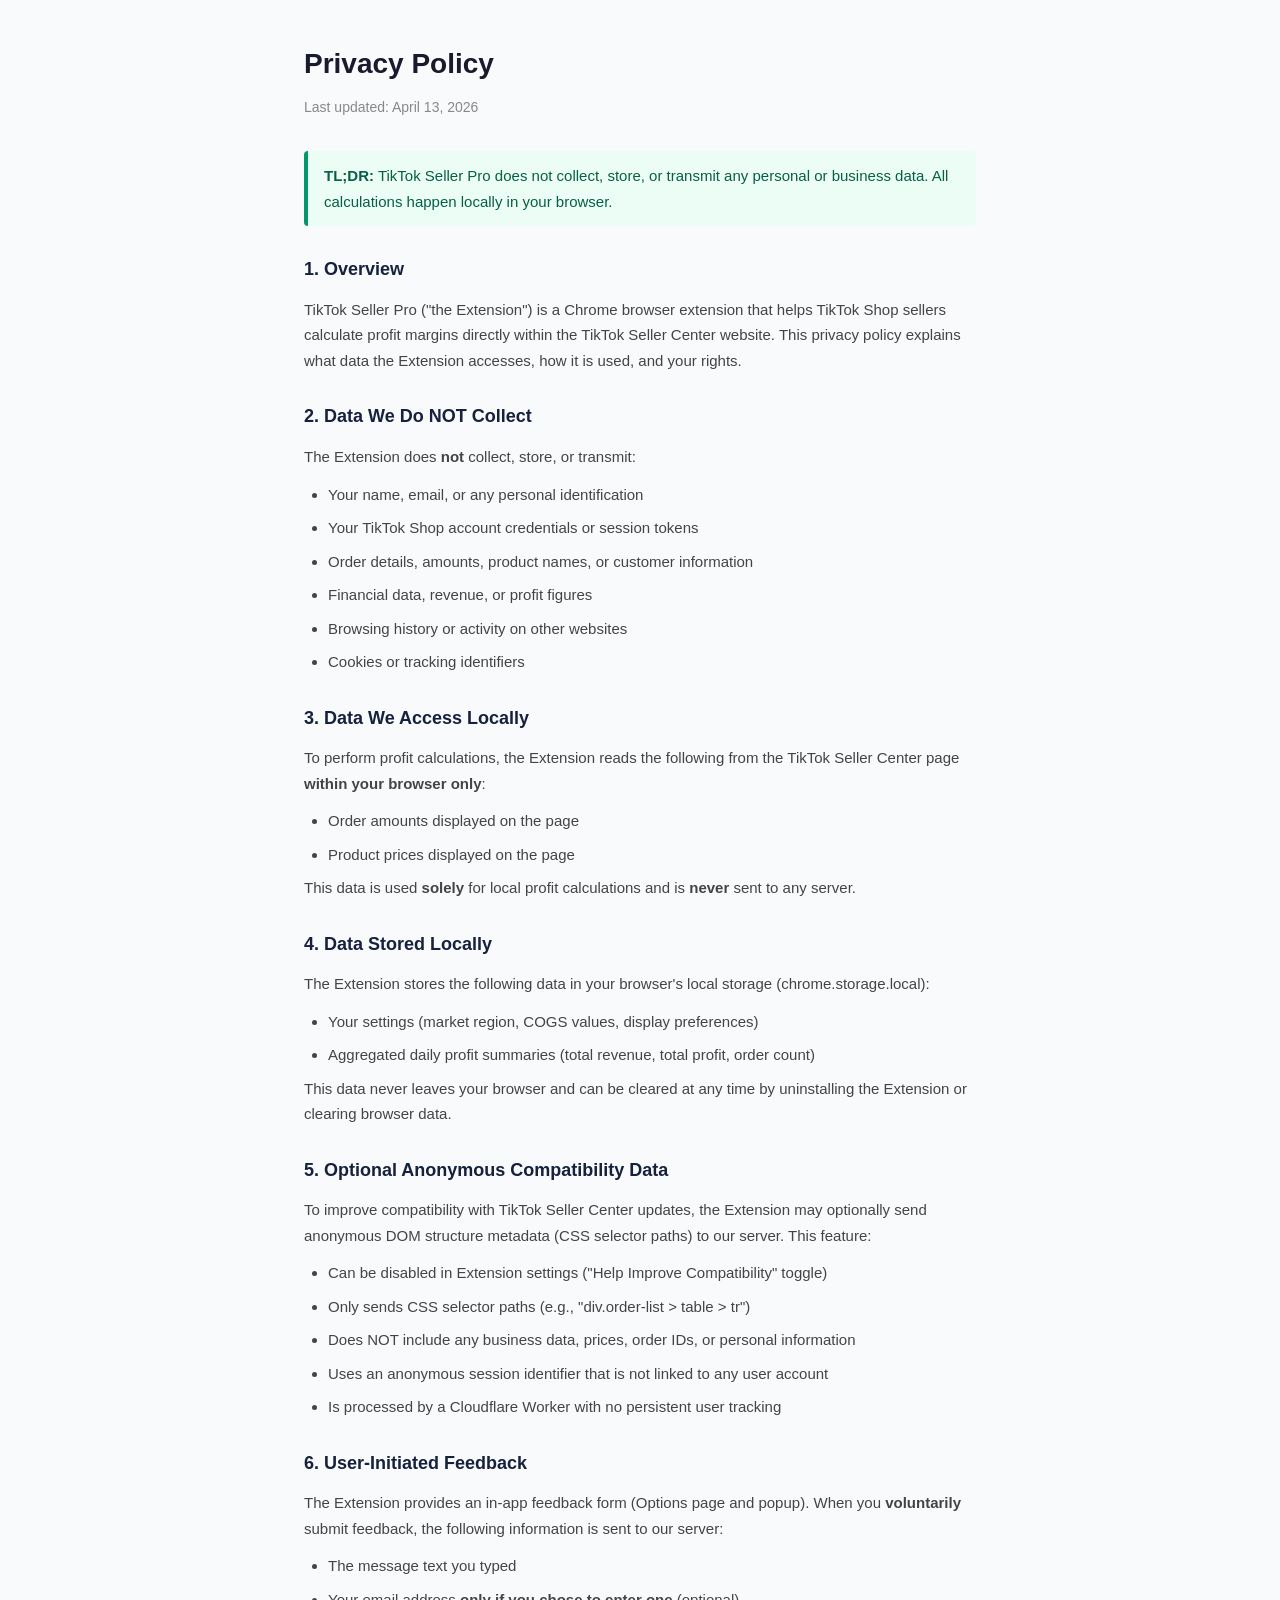
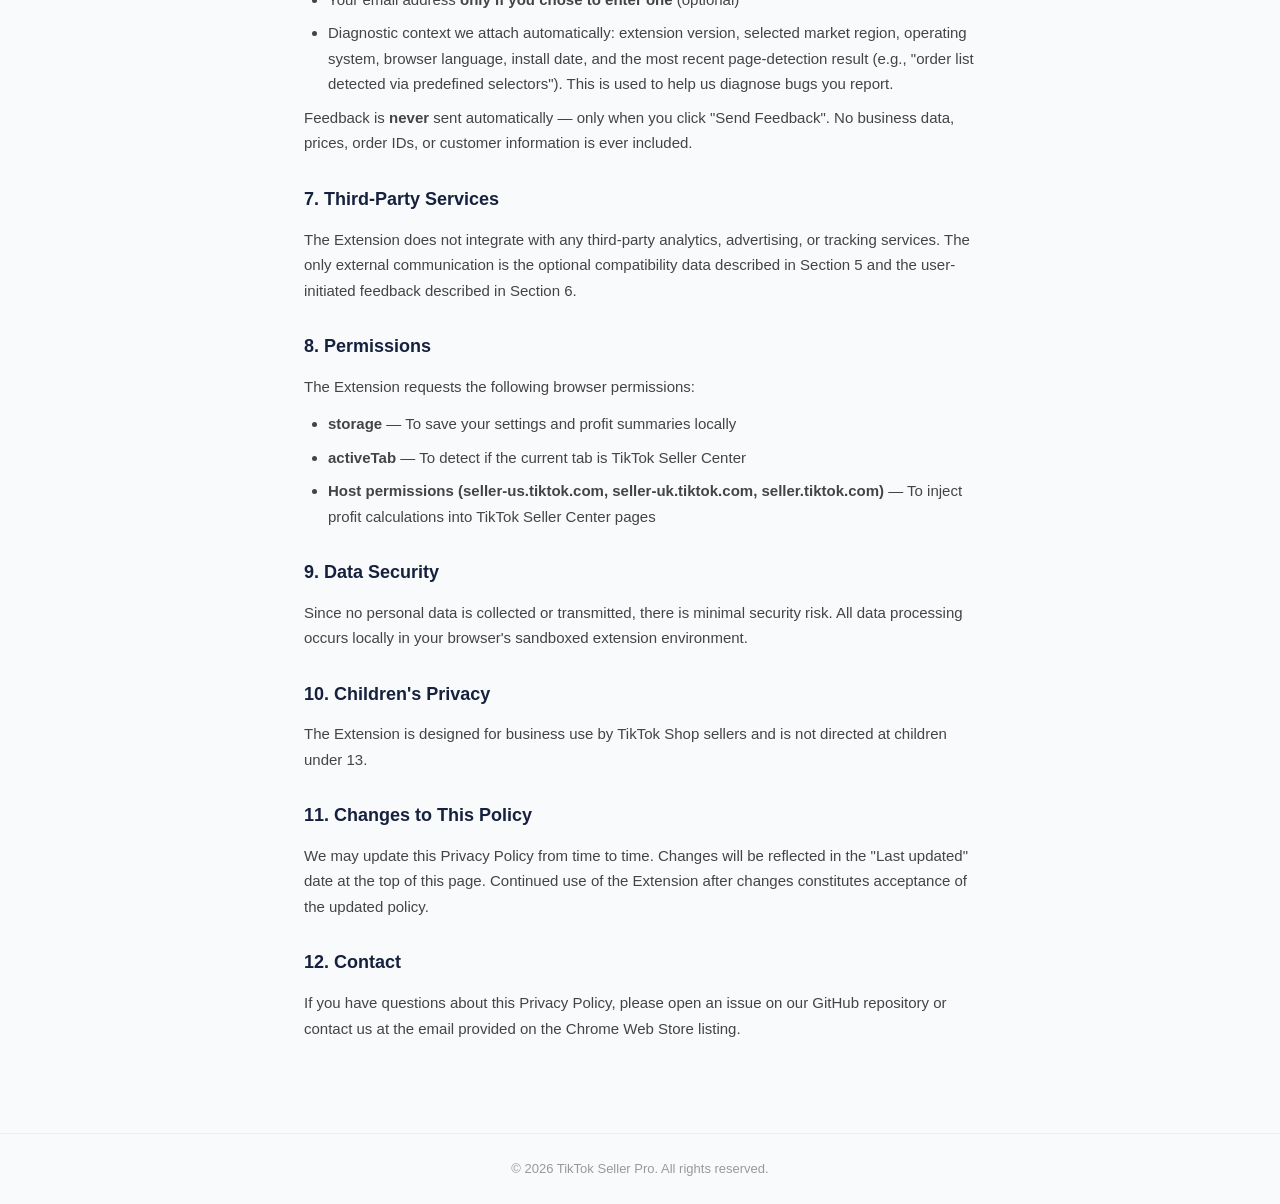
<file: docs/index.html>
<!DOCTYPE html>
<html lang="en">
<head>
  <meta charset="UTF-8">
  <meta name="viewport" content="width=device-width, initial-scale=1.0">
  <title>Privacy Policy - TikTok Seller Pro</title>
  <style>
    * { margin: 0; padding: 0; box-sizing: border-box; }
    body { font-family: -apple-system, BlinkMacSystemFont, 'Segoe UI', Roboto, sans-serif; background: #f9fafb; color: #1a1a2e; line-height: 1.7; }
    .container { max-width: 720px; margin: 0 auto; padding: 40px 24px; }
    h1 { font-size: 28px; margin-bottom: 8px; }
    .updated { font-size: 14px; color: #888; margin-bottom: 32px; }
    h2 { font-size: 18px; margin: 28px 0 12px; color: #16213e; }
    p, li { font-size: 15px; color: #444; margin-bottom: 12px; }
    ul { padding-left: 24px; }
    li { margin-bottom: 8px; }
    .highlight { background: #ecfdf5; border-left: 4px solid #059669; padding: 12px 16px; border-radius: 4px; margin: 16px 0; }
    .highlight p { margin-bottom: 0; color: #065f46; }
    a { color: #059669; }
    footer { text-align: center; padding: 24px; font-size: 13px; color: #999; border-top: 1px solid #eee; margin-top: 40px; }
  </style>
</head>
<body>
  <div class="container">
    <h1>Privacy Policy</h1>
    <p class="updated">Last updated: April 13, 2026</p>

    <div class="highlight">
      <p><strong>TL;DR:</strong> TikTok Seller Pro does not collect, store, or transmit any personal or business data. All calculations happen locally in your browser.</p>
    </div>

    <h2>1. Overview</h2>
    <p>TikTok Seller Pro ("the Extension") is a Chrome browser extension that helps TikTok Shop sellers calculate profit margins directly within the TikTok Seller Center website. This privacy policy explains what data the Extension accesses, how it is used, and your rights.</p>

    <h2>2. Data We Do NOT Collect</h2>
    <p>The Extension does <strong>not</strong> collect, store, or transmit:</p>
    <ul>
      <li>Your name, email, or any personal identification</li>
      <li>Your TikTok Shop account credentials or session tokens</li>
      <li>Order details, amounts, product names, or customer information</li>
      <li>Financial data, revenue, or profit figures</li>
      <li>Browsing history or activity on other websites</li>
      <li>Cookies or tracking identifiers</li>
    </ul>

    <h2>3. Data We Access Locally</h2>
    <p>To perform profit calculations, the Extension reads the following from the TikTok Seller Center page <strong>within your browser only</strong>:</p>
    <ul>
      <li>Order amounts displayed on the page</li>
      <li>Product prices displayed on the page</li>
    </ul>
    <p>This data is used <strong>solely</strong> for local profit calculations and is <strong>never</strong> sent to any server.</p>

    <h2>4. Data Stored Locally</h2>
    <p>The Extension stores the following data in your browser's local storage (chrome.storage.local):</p>
    <ul>
      <li>Your settings (market region, COGS values, display preferences)</li>
      <li>Aggregated daily profit summaries (total revenue, total profit, order count)</li>
    </ul>
    <p>This data never leaves your browser and can be cleared at any time by uninstalling the Extension or clearing browser data.</p>

    <h2>5. Optional Anonymous Compatibility Data</h2>
    <p>To improve compatibility with TikTok Seller Center updates, the Extension may optionally send anonymous DOM structure metadata (CSS selector paths) to our server. This feature:</p>
    <ul>
      <li>Can be disabled in Extension settings ("Help Improve Compatibility" toggle)</li>
      <li>Only sends CSS selector paths (e.g., "div.order-list > table > tr")</li>
      <li>Does NOT include any business data, prices, order IDs, or personal information</li>
      <li>Uses an anonymous session identifier that is not linked to any user account</li>
      <li>Is processed by a Cloudflare Worker with no persistent user tracking</li>
    </ul>

    <h2>6. User-Initiated Feedback</h2>
    <p>The Extension provides an in-app feedback form (Options page and popup). When you <strong>voluntarily</strong> submit feedback, the following information is sent to our server:</p>
    <ul>
      <li>The message text you typed</li>
      <li>Your email address <strong>only if you chose to enter one</strong> (optional)</li>
      <li>Diagnostic context we attach automatically: extension version, selected market region, operating system, browser language, install date, and the most recent page-detection result (e.g., "order list detected via predefined selectors"). This is used to help us diagnose bugs you report.</li>
    </ul>
    <p>Feedback is <strong>never</strong> sent automatically — only when you click "Send Feedback". No business data, prices, order IDs, or customer information is ever included.</p>

    <h2>7. Third-Party Services</h2>
    <p>The Extension does not integrate with any third-party analytics, advertising, or tracking services. The only external communication is the optional compatibility data described in Section 5 and the user-initiated feedback described in Section 6.</p>

    <h2>8. Permissions</h2>
    <p>The Extension requests the following browser permissions:</p>
    <ul>
      <li><strong>storage</strong> — To save your settings and profit summaries locally</li>
      <li><strong>activeTab</strong> — To detect if the current tab is TikTok Seller Center</li>
      <li><strong>Host permissions (seller-us.tiktok.com, seller-uk.tiktok.com, seller.tiktok.com)</strong> — To inject profit calculations into TikTok Seller Center pages</li>
    </ul>

    <h2>9. Data Security</h2>
    <p>Since no personal data is collected or transmitted, there is minimal security risk. All data processing occurs locally in your browser's sandboxed extension environment.</p>

    <h2>10. Children's Privacy</h2>
    <p>The Extension is designed for business use by TikTok Shop sellers and is not directed at children under 13.</p>

    <h2>11. Changes to This Policy</h2>
    <p>We may update this Privacy Policy from time to time. Changes will be reflected in the "Last updated" date at the top of this page. Continued use of the Extension after changes constitutes acceptance of the updated policy.</p>

    <h2>12. Contact</h2>
    <p>If you have questions about this Privacy Policy, please open an issue on our GitHub repository or contact us at the email provided on the Chrome Web Store listing.</p>
  </div>

  <footer>
    &copy; 2026 TikTok Seller Pro. All rights reserved.
  </footer>
</body>
</html>
</file>
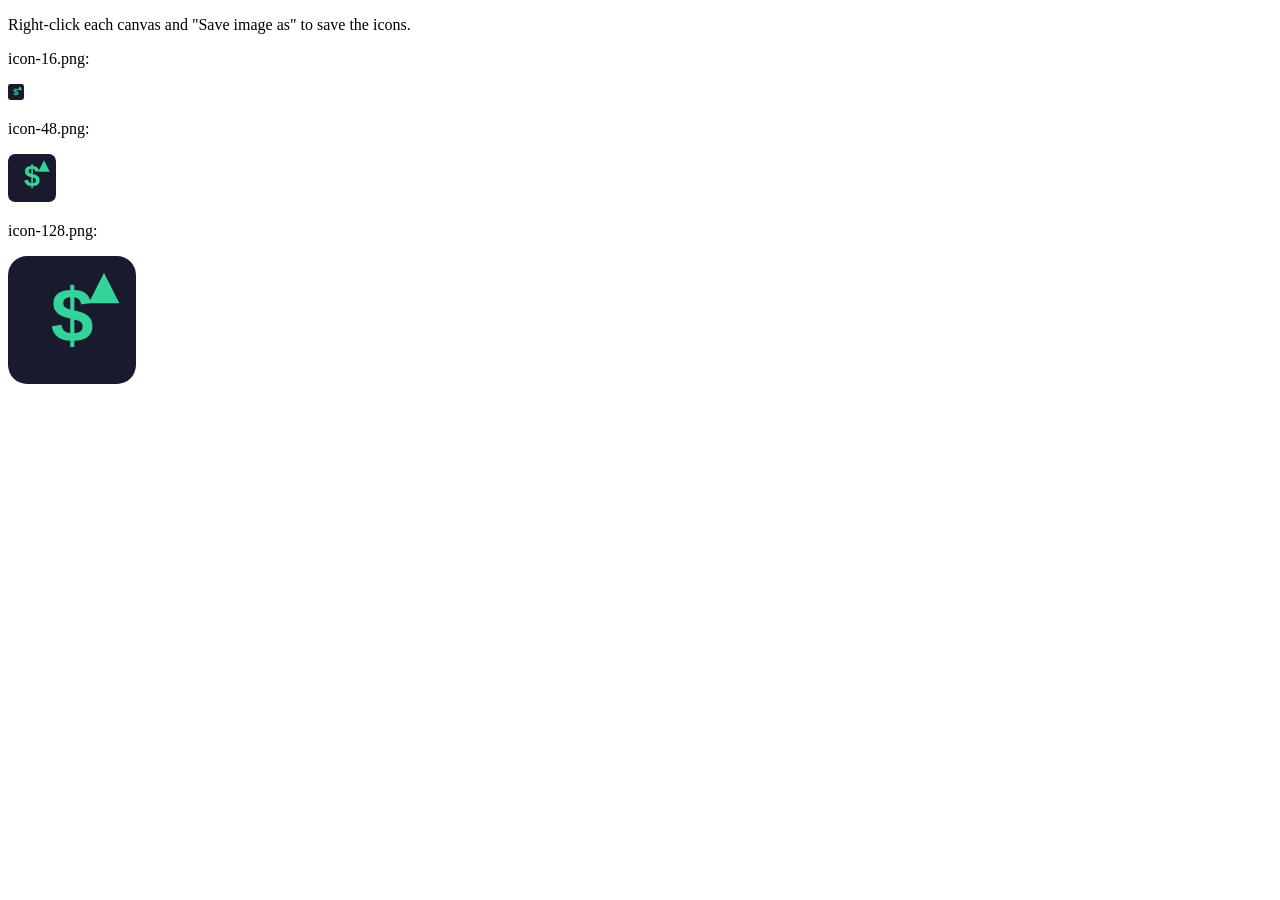
<file: assets/generate-icons.html>
<!DOCTYPE html>
<html>
<head><title>Generate Icons</title></head>
<body>
<p>Right-click each canvas and "Save image as" to save the icons.</p>
<div>
  <p>icon-16.png:</p>
  <canvas id="c16" width="16" height="16"></canvas>
  <p>icon-48.png:</p>
  <canvas id="c48" width="48" height="48"></canvas>
  <p>icon-128.png:</p>
  <canvas id="c128" width="128" height="128"></canvas>
</div>
<script>
function drawIcon(canvasId, size) {
  const c = document.getElementById(canvasId);
  const ctx = c.getContext('2d');

  // Background - dark blue rounded rect
  ctx.fillStyle = '#1a1a2e';
  const r = size * 0.15;
  ctx.beginPath();
  ctx.roundRect(0, 0, size, size, r);
  ctx.fill();

  // Dollar sign
  ctx.fillStyle = '#34d399';
  ctx.font = `bold ${size * 0.6}px Arial`;
  ctx.textAlign = 'center';
  ctx.textBaseline = 'middle';
  ctx.fillText('$', size/2, size/2);

  // Small up arrow
  ctx.fillStyle = '#34d399';
  const ax = size * 0.75;
  const ay = size * 0.25;
  const as = size * 0.12;
  ctx.beginPath();
  ctx.moveTo(ax, ay - as);
  ctx.lineTo(ax + as, ay + as);
  ctx.lineTo(ax - as, ay + as);
  ctx.closePath();
  ctx.fill();
}

drawIcon('c16', 16);
drawIcon('c48', 48);
drawIcon('c128', 128);
</script>
</body>
</html>
</file>
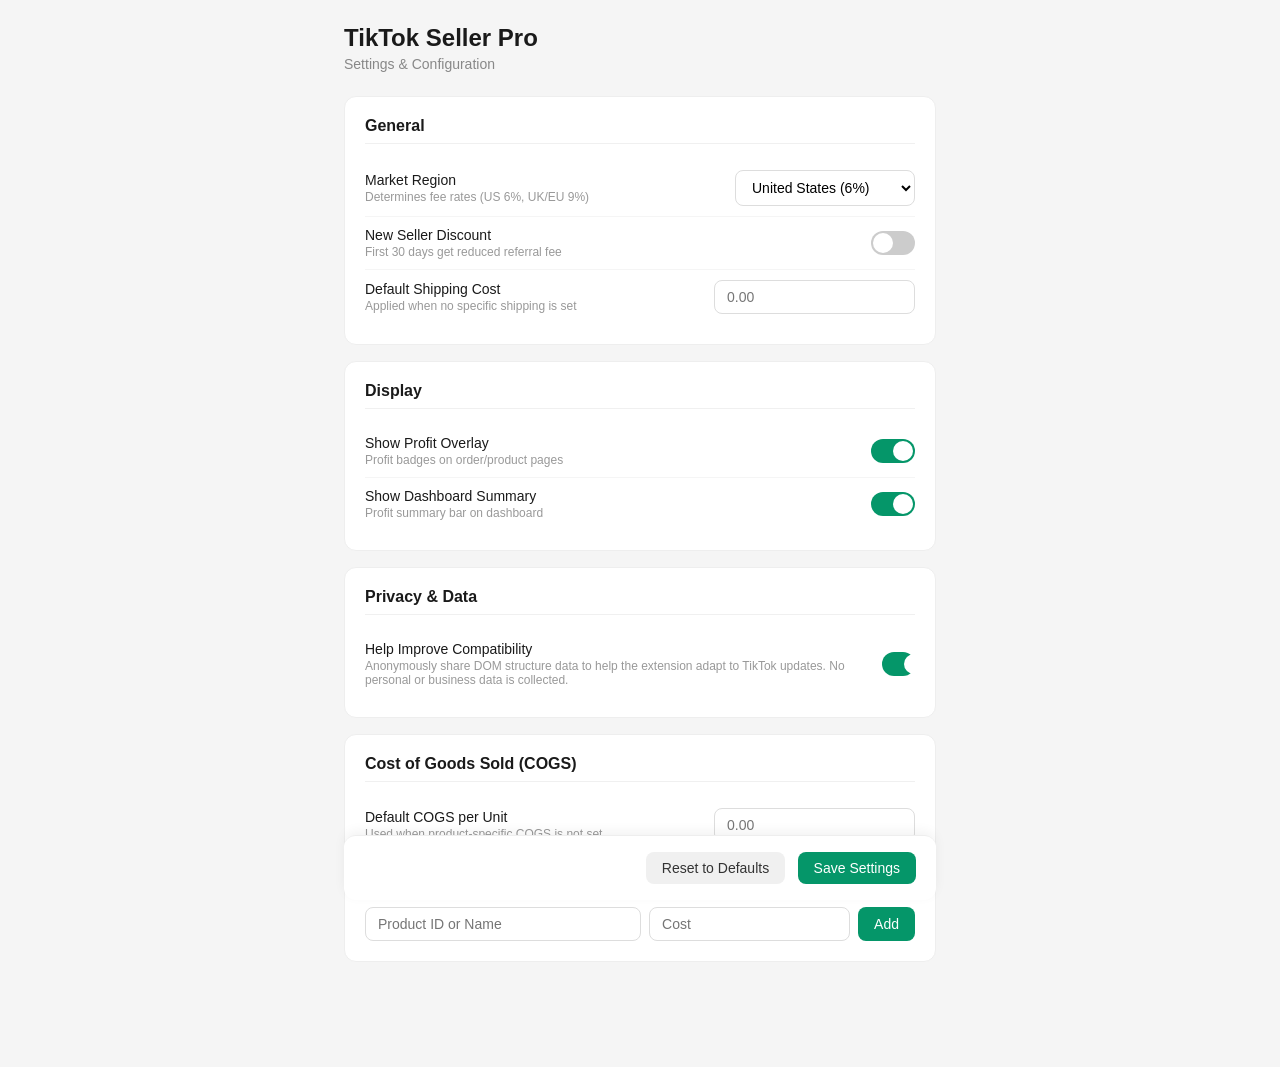
<file: options/options.html>
<!DOCTYPE html>
<html>
<head>
  <meta charset="UTF-8">
  <title>TikTok Seller Pro - Settings</title>
  <style>
    * { margin: 0; padding: 0; box-sizing: border-box; }

    body {
      font-family: -apple-system, BlinkMacSystemFont, 'Segoe UI', Roboto, sans-serif;
      background: #f5f5f5;
      color: #1a1a1a;
      max-width: 640px;
      margin: 0 auto;
      padding: 24px;
    }

    h1 {
      font-size: 24px;
      font-weight: 700;
      margin-bottom: 4px;
    }

    .subtitle {
      font-size: 14px;
      color: #888;
      margin-bottom: 24px;
    }

    .card {
      background: #fff;
      border-radius: 12px;
      padding: 20px;
      margin-bottom: 16px;
      border: 1px solid #eee;
    }

    .card-title {
      font-size: 16px;
      font-weight: 600;
      margin-bottom: 16px;
      padding-bottom: 8px;
      border-bottom: 1px solid #f0f0f0;
    }

    .form-row {
      display: flex;
      justify-content: space-between;
      align-items: center;
      padding: 10px 0;
    }

    .form-row + .form-row {
      border-top: 1px solid #f5f5f5;
    }

    .form-label {
      font-size: 14px;
    }

    .form-hint {
      font-size: 12px;
      color: #999;
      margin-top: 2px;
    }

    select, input[type="number"], input[type="text"] {
      padding: 8px 12px;
      border: 1px solid #ddd;
      border-radius: 8px;
      font-size: 14px;
      background: #fff;
      min-width: 120px;
    }

    input:focus, select:focus {
      outline: none;
      border-color: #059669;
      box-shadow: 0 0 0 3px rgba(5, 150, 105, 0.1);
    }

    .toggle {
      position: relative;
      width: 44px;
      height: 24px;
    }

    .toggle input { opacity: 0; width: 0; height: 0; }

    .toggle-slider {
      position: absolute;
      top: 0; left: 0; right: 0; bottom: 0;
      background: #ccc;
      border-radius: 24px;
      cursor: pointer;
      transition: 0.3s;
    }

    .toggle-slider::before {
      content: '';
      position: absolute;
      width: 20px;
      height: 20px;
      left: 2px;
      bottom: 2px;
      background: #fff;
      border-radius: 50%;
      transition: 0.3s;
    }

    .toggle input:checked + .toggle-slider { background: #059669; }
    .toggle input:checked + .toggle-slider::before { transform: translateX(20px); }

    /* COGS Table */
    .cogs-table {
      width: 100%;
      border-collapse: collapse;
      margin-top: 12px;
    }

    .cogs-table th {
      text-align: left;
      font-size: 12px;
      font-weight: 600;
      color: #888;
      padding: 8px;
      border-bottom: 1px solid #eee;
    }

    .cogs-table td {
      padding: 8px;
      font-size: 14px;
      border-bottom: 1px solid #f5f5f5;
    }

    .cogs-table input {
      width: 80px;
      padding: 4px 8px;
    }

    .cogs-add-row {
      display: flex;
      gap: 8px;
      margin-top: 12px;
    }

    .cogs-add-row input { flex: 1; }

    .btn {
      padding: 8px 16px;
      border-radius: 8px;
      font-size: 14px;
      font-weight: 500;
      cursor: pointer;
      border: none;
      transition: background 0.2s;
    }

    .btn-primary {
      background: #059669;
      color: #fff;
    }

    .btn-primary:hover { background: #047857; }

    .btn-danger {
      background: #fee2e2;
      color: #dc2626;
      font-size: 12px;
      padding: 4px 8px;
    }

    .btn-danger:hover { background: #fecaca; }

    .btn-secondary {
      background: #f0f0f0;
      color: #333;
    }

    .btn-secondary:hover { background: #e5e5e5; }

    .save-bar {
      position: sticky;
      bottom: 0;
      background: #fff;
      padding: 16px 20px;
      border-top: 1px solid #eee;
      border-radius: 12px;
      display: flex;
      justify-content: space-between;
      align-items: center;
      box-shadow: 0 -4px 12px rgba(0,0,0,0.05);
    }

    .save-status {
      font-size: 13px;
      color: #059669;
      opacity: 0;
      transition: opacity 0.3s;
    }

    .save-status.visible { opacity: 1; }
  </style>
</head>
<body>
  <h1>TikTok Seller Pro</h1>
  <p class="subtitle">Settings & Configuration</p>

  <!-- General Settings -->
  <div class="card">
    <div class="card-title">General</div>
    <div class="form-row">
      <div>
        <div class="form-label">Market Region</div>
        <div class="form-hint">Determines fee rates (US 6%, UK/EU 9%)</div>
      </div>
      <select id="region">
        <option value="US">United States (6%)</option>
        <option value="UK">United Kingdom (9%)</option>
        <option value="EU">Europe (9%)</option>
      </select>
    </div>
    <div class="form-row">
      <div>
        <div class="form-label">New Seller Discount</div>
        <div class="form-hint">First 30 days get reduced referral fee</div>
      </div>
      <label class="toggle">
        <input type="checkbox" id="isNewSeller">
        <span class="toggle-slider"></span>
      </label>
    </div>
    <div class="form-row">
      <div>
        <div class="form-label">Default Shipping Cost</div>
        <div class="form-hint">Applied when no specific shipping is set</div>
      </div>
      <input type="number" id="shippingCost" min="0" step="0.01" placeholder="0.00">
    </div>
  </div>

  <!-- Display Settings -->
  <div class="card">
    <div class="card-title">Display</div>
    <div class="form-row">
      <div>
        <div class="form-label">Show Profit Overlay</div>
        <div class="form-hint">Profit badges on order/product pages</div>
      </div>
      <label class="toggle">
        <input type="checkbox" id="showProfitOverlay" checked>
        <span class="toggle-slider"></span>
      </label>
    </div>
    <div class="form-row">
      <div>
        <div class="form-label">Show Dashboard Summary</div>
        <div class="form-hint">Profit summary bar on dashboard</div>
      </div>
      <label class="toggle">
        <input type="checkbox" id="showDashboardSummary" checked>
        <span class="toggle-slider"></span>
      </label>
    </div>
  </div>

  <!-- Privacy & Data -->
  <div class="card">
    <div class="card-title">Privacy & Data</div>
    <div class="form-row">
      <div>
        <div class="form-label">Help Improve Compatibility</div>
        <div class="form-hint">Anonymously share DOM structure data to help the extension adapt to TikTok updates. No personal or business data is collected.</div>
      </div>
      <label class="toggle">
        <input type="checkbox" id="enableDomReport" checked>
        <span class="toggle-slider"></span>
      </label>
    </div>
  </div>

  <!-- COGS Management -->
  <div class="card">
    <div class="card-title">Cost of Goods Sold (COGS)</div>
    <div class="form-row">
      <div>
        <div class="form-label">Default COGS per Unit</div>
        <div class="form-hint">Used when product-specific COGS is not set</div>
      </div>
      <input type="number" id="defaultCogs" min="0" step="0.01" placeholder="0.00">
    </div>

    <table class="cogs-table">
      <thead>
        <tr>
          <th>Product ID / Name</th>
          <th>COGS ($)</th>
          <th></th>
        </tr>
      </thead>
      <tbody id="cogsTableBody">
        <!-- Dynamically populated -->
      </tbody>
    </table>

    <div class="cogs-add-row">
      <input type="text" id="newCogsId" placeholder="Product ID or Name">
      <input type="number" id="newCogsCost" min="0" step="0.01" placeholder="Cost" style="min-width:80px;flex:none;">
      <button class="btn btn-primary" id="addCogs">Add</button>
    </div>
  </div>

  <!-- Save Bar -->
  <div class="save-bar">
    <span class="save-status" id="saveStatus">Settings saved</span>
    <div>
      <button class="btn btn-secondary" id="resetBtn" style="margin-right:8px;">Reset to Defaults</button>
      <button class="btn btn-primary" id="saveBtn">Save Settings</button>
    </div>
  </div>

  <script src="options.js"></script>
</body>
</html>
</file>
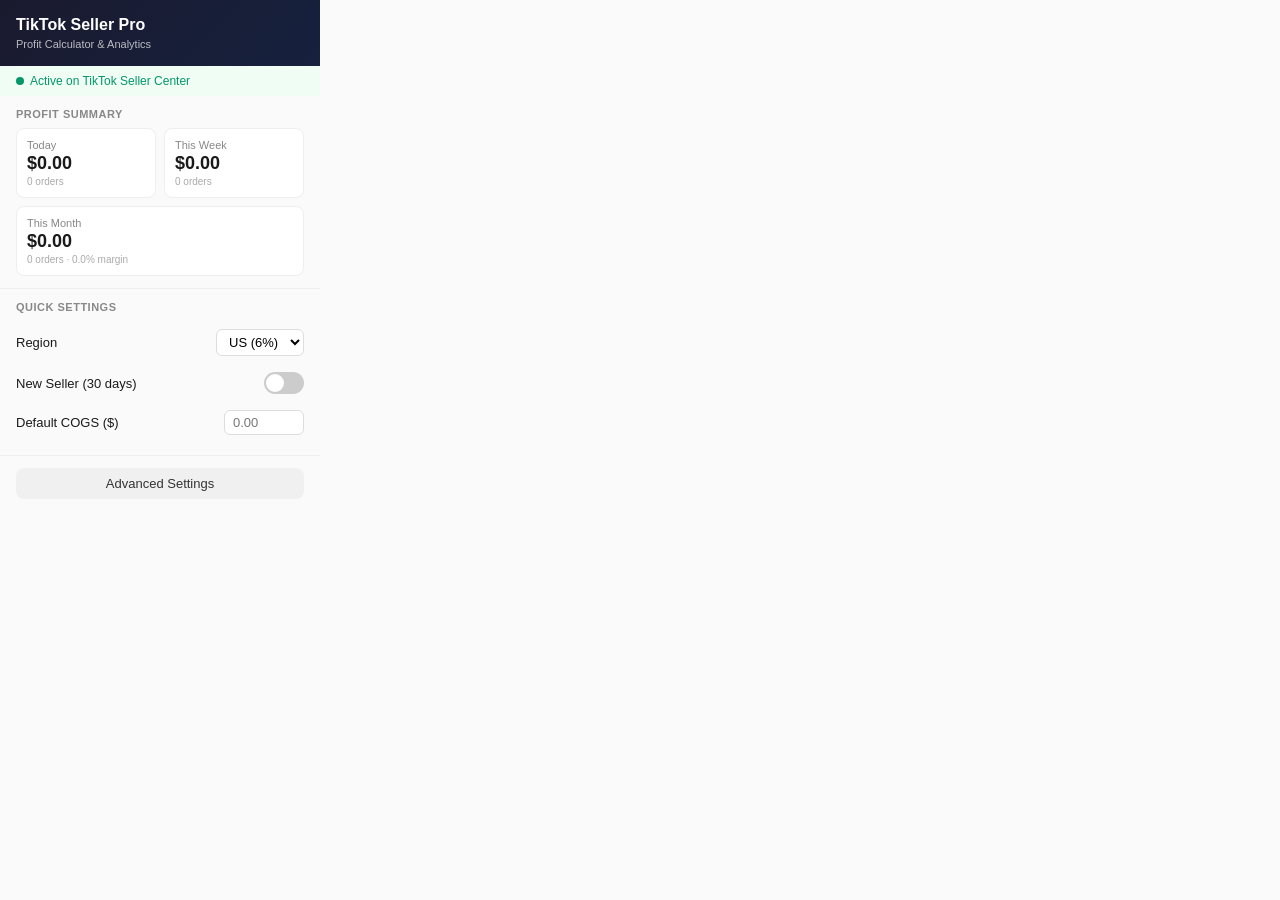
<file: popup/popup.html>
<!DOCTYPE html>
<html>
<head>
  <meta charset="UTF-8">
  <style>
    * { margin: 0; padding: 0; box-sizing: border-box; }

    body {
      width: 320px;
      font-family: -apple-system, BlinkMacSystemFont, 'Segoe UI', Roboto, sans-serif;
      background: #fafafa;
      color: #1a1a1a;
    }

    .header {
      background: linear-gradient(135deg, #1a1a2e 0%, #16213e 100%);
      color: #fff;
      padding: 16px;
    }

    .header h1 {
      font-size: 16px;
      font-weight: 600;
    }

    .header .subtitle {
      font-size: 11px;
      opacity: 0.7;
      margin-top: 4px;
    }

    .section {
      padding: 12px 16px;
      border-bottom: 1px solid #eee;
    }

    .section-title {
      font-size: 11px;
      font-weight: 600;
      color: #888;
      text-transform: uppercase;
      letter-spacing: 0.5px;
      margin-bottom: 8px;
    }

    .metric-grid {
      display: grid;
      grid-template-columns: 1fr 1fr;
      gap: 8px;
    }

    .metric-card {
      background: #fff;
      border-radius: 8px;
      padding: 10px;
      border: 1px solid #eee;
    }

    .metric-card.full-width {
      grid-column: 1 / -1;
    }

    .metric-label {
      font-size: 11px;
      color: #888;
    }

    .metric-value {
      font-size: 18px;
      font-weight: 700;
      margin-top: 2px;
    }

    .metric-value.positive { color: #059669; }
    .metric-value.negative { color: #dc2626; }

    .metric-sub {
      font-size: 10px;
      color: #aaa;
      margin-top: 2px;
    }

    .settings-row {
      display: flex;
      justify-content: space-between;
      align-items: center;
      padding: 8px 0;
    }

    .settings-label {
      font-size: 13px;
    }

    .settings-value {
      font-size: 13px;
      color: #666;
    }

    select, input[type="number"] {
      padding: 4px 8px;
      border: 1px solid #ddd;
      border-radius: 6px;
      font-size: 13px;
      background: #fff;
    }

    .toggle {
      position: relative;
      width: 40px;
      height: 22px;
    }

    .toggle input {
      opacity: 0;
      width: 0;
      height: 0;
    }

    .toggle-slider {
      position: absolute;
      top: 0; left: 0; right: 0; bottom: 0;
      background: #ccc;
      border-radius: 22px;
      cursor: pointer;
      transition: 0.3s;
    }

    .toggle-slider::before {
      content: '';
      position: absolute;
      width: 18px;
      height: 18px;
      left: 2px;
      bottom: 2px;
      background: #fff;
      border-radius: 50%;
      transition: 0.3s;
    }

    .toggle input:checked + .toggle-slider {
      background: #059669;
    }

    .toggle input:checked + .toggle-slider::before {
      transform: translateX(18px);
    }

    .footer {
      padding: 12px 16px;
      text-align: center;
    }

    .btn {
      display: inline-block;
      padding: 8px 16px;
      border-radius: 8px;
      font-size: 13px;
      font-weight: 500;
      text-decoration: none;
      cursor: pointer;
      border: none;
    }

    .btn-settings {
      background: #f0f0f0;
      color: #333;
      width: 100%;
    }

    .btn-settings:hover {
      background: #e5e5e5;
    }

    .status {
      display: flex;
      align-items: center;
      gap: 6px;
      padding: 8px 16px;
      font-size: 12px;
      background: #f0fdf4;
      color: #059669;
    }

    .status-dot {
      width: 8px;
      height: 8px;
      border-radius: 50%;
      background: #059669;
    }

    .status.inactive {
      background: #fef2f2;
      color: #dc2626;
    }

    .status.inactive .status-dot {
      background: #dc2626;
    }
  </style>
</head>
<body>
  <div class="header">
    <h1>TikTok Seller Pro</h1>
    <div class="subtitle">Profit Calculator & Analytics</div>
  </div>

  <div id="status" class="status">
    <div class="status-dot"></div>
    <span id="statusText">Active on TikTok Seller Center</span>
  </div>

  <div class="section">
    <div class="section-title">Profit Summary</div>
    <div class="metric-grid">
      <div class="metric-card">
        <div class="metric-label">Today</div>
        <div class="metric-value" id="todayProfit">$0.00</div>
        <div class="metric-sub" id="todayOrders">0 orders</div>
      </div>
      <div class="metric-card">
        <div class="metric-label">This Week</div>
        <div class="metric-value" id="weekProfit">$0.00</div>
        <div class="metric-sub" id="weekOrders">0 orders</div>
      </div>
      <div class="metric-card full-width">
        <div class="metric-label">This Month</div>
        <div class="metric-value" id="monthProfit">$0.00</div>
        <div class="metric-sub" id="monthOrders">0 orders · 0.0% margin</div>
      </div>
    </div>
  </div>

  <div class="section">
    <div class="section-title">Quick Settings</div>
    <div class="settings-row">
      <span class="settings-label">Region</span>
      <select id="region">
        <option value="US">US (6%)</option>
        <option value="UK">UK (9%)</option>
        <option value="EU">EU (9%)</option>
      </select>
    </div>
    <div class="settings-row">
      <span class="settings-label">New Seller (30 days)</span>
      <label class="toggle">
        <input type="checkbox" id="isNewSeller">
        <span class="toggle-slider"></span>
      </label>
    </div>
    <div class="settings-row">
      <span class="settings-label">Default COGS ($)</span>
      <input type="number" id="defaultCogs" min="0" step="0.01" style="width: 80px;" placeholder="0.00">
    </div>
  </div>

  <div class="footer">
    <button class="btn btn-settings" id="openSettings">Advanced Settings</button>
  </div>

  <script src="popup.js"></script>
</body>
</html>
</file>
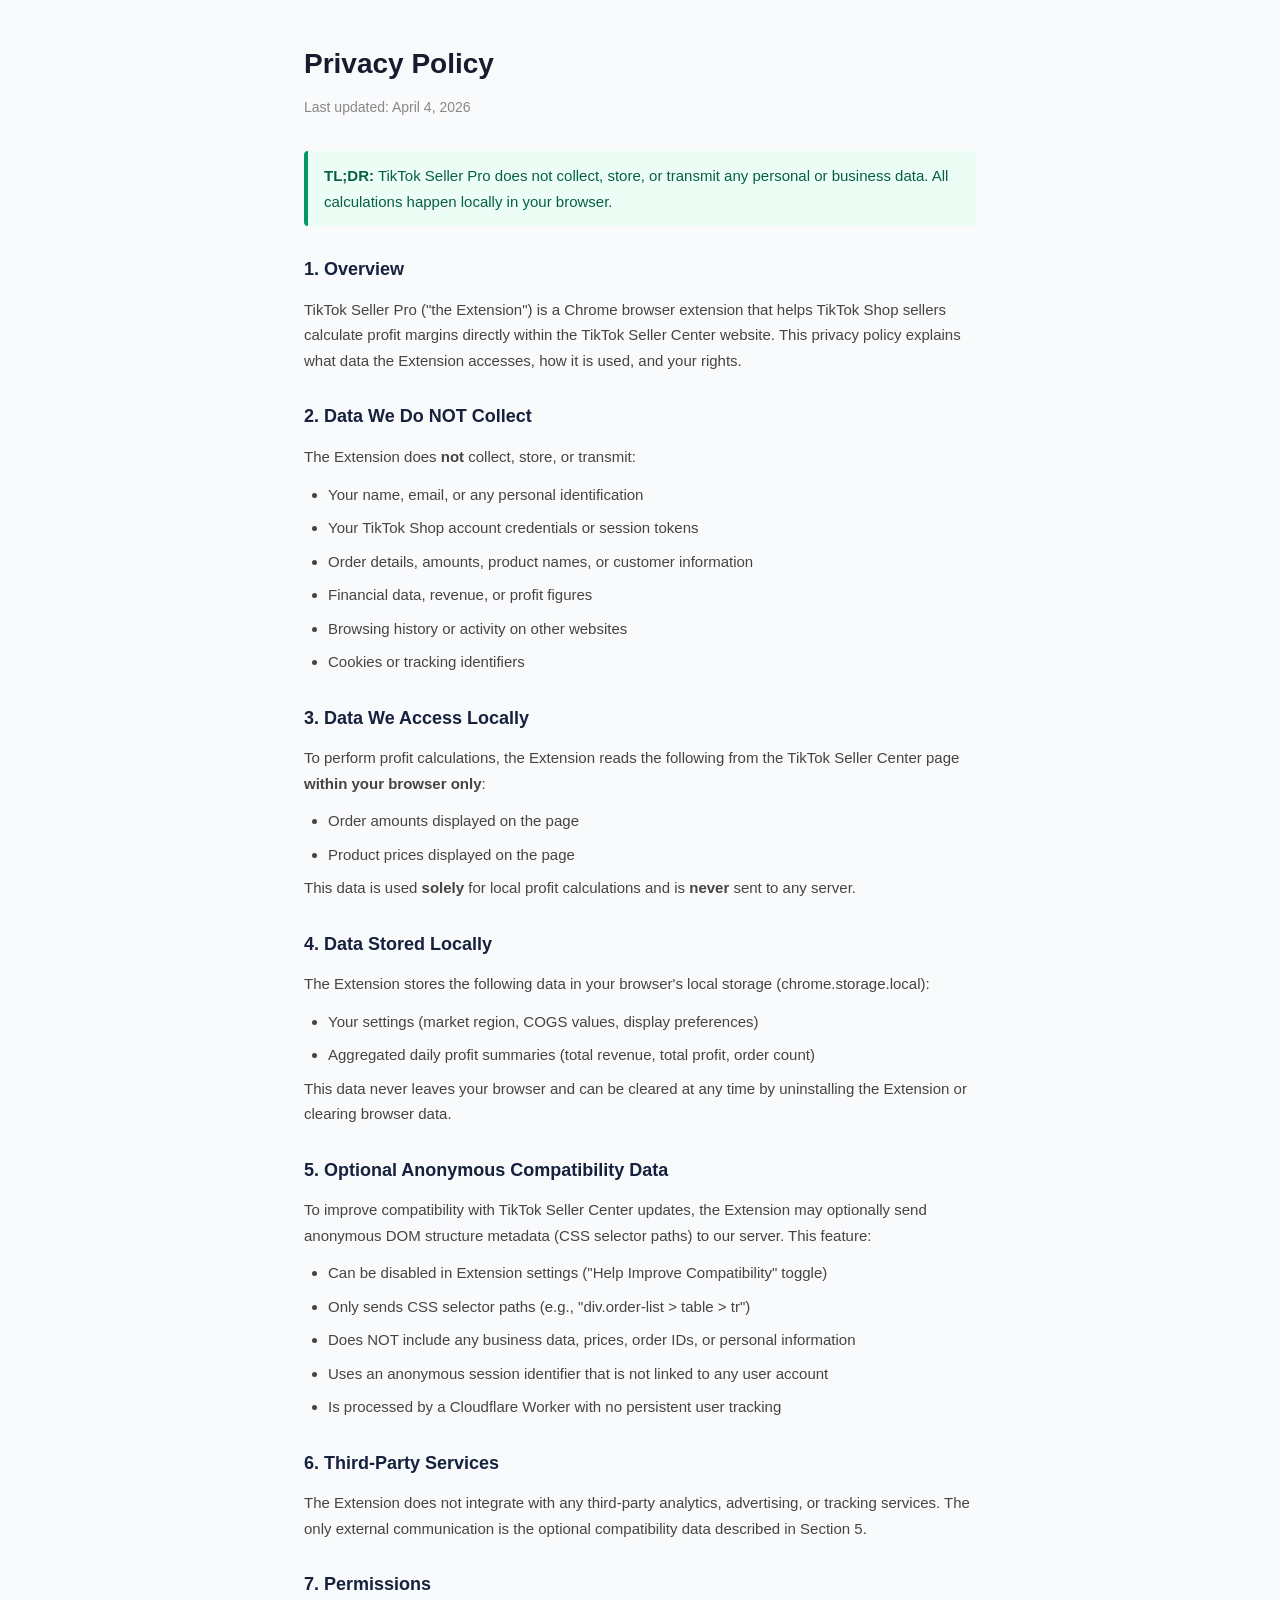
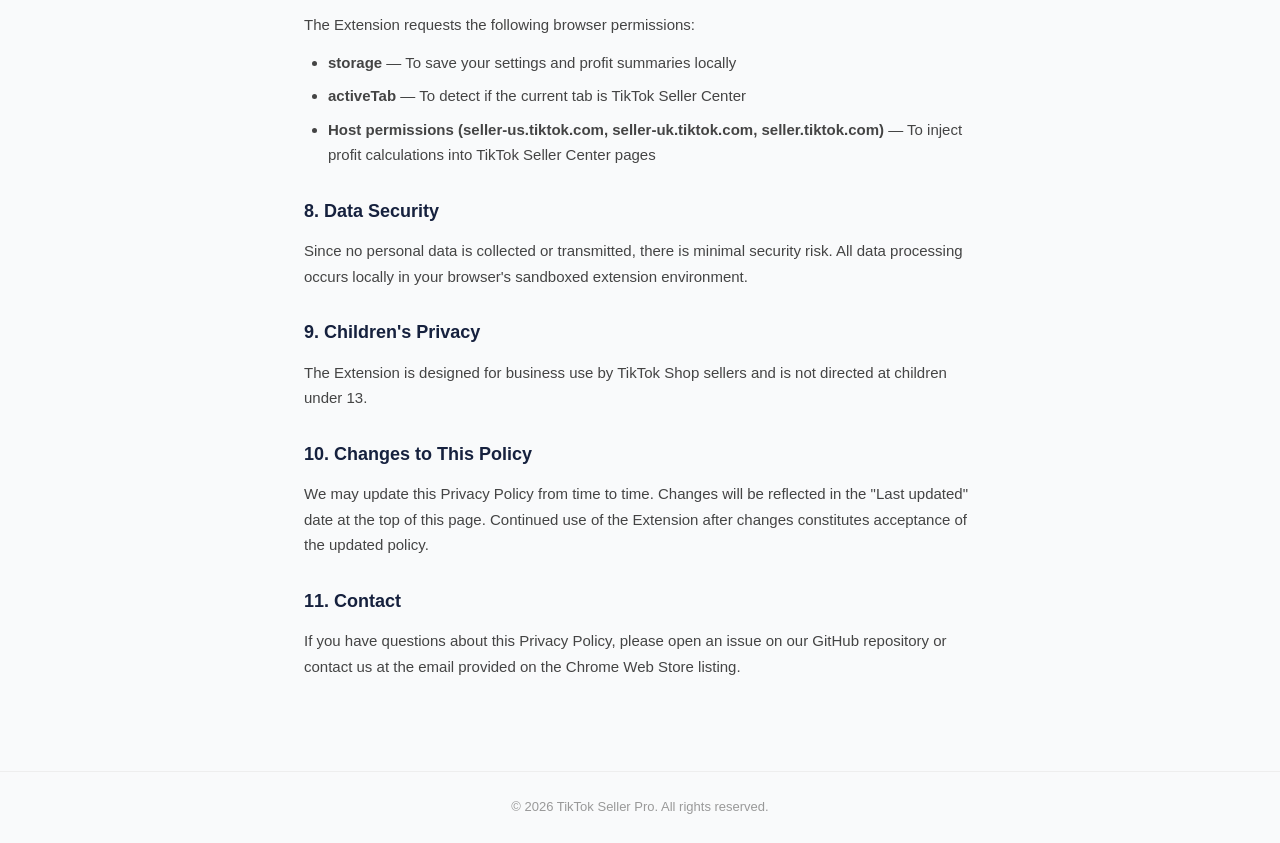
<file: store/privacy-policy.html>
<!DOCTYPE html>
<html lang="en">
<head>
  <meta charset="UTF-8">
  <meta name="viewport" content="width=device-width, initial-scale=1.0">
  <title>Privacy Policy - TikTok Seller Pro</title>
  <style>
    * { margin: 0; padding: 0; box-sizing: border-box; }
    body { font-family: -apple-system, BlinkMacSystemFont, 'Segoe UI', Roboto, sans-serif; background: #f9fafb; color: #1a1a2e; line-height: 1.7; }
    .container { max-width: 720px; margin: 0 auto; padding: 40px 24px; }
    h1 { font-size: 28px; margin-bottom: 8px; }
    .updated { font-size: 14px; color: #888; margin-bottom: 32px; }
    h2 { font-size: 18px; margin: 28px 0 12px; color: #16213e; }
    p, li { font-size: 15px; color: #444; margin-bottom: 12px; }
    ul { padding-left: 24px; }
    li { margin-bottom: 8px; }
    .highlight { background: #ecfdf5; border-left: 4px solid #059669; padding: 12px 16px; border-radius: 4px; margin: 16px 0; }
    .highlight p { margin-bottom: 0; color: #065f46; }
    a { color: #059669; }
    footer { text-align: center; padding: 24px; font-size: 13px; color: #999; border-top: 1px solid #eee; margin-top: 40px; }
  </style>
</head>
<body>
  <div class="container">
    <h1>Privacy Policy</h1>
    <p class="updated">Last updated: April 4, 2026</p>

    <div class="highlight">
      <p><strong>TL;DR:</strong> TikTok Seller Pro does not collect, store, or transmit any personal or business data. All calculations happen locally in your browser.</p>
    </div>

    <h2>1. Overview</h2>
    <p>TikTok Seller Pro ("the Extension") is a Chrome browser extension that helps TikTok Shop sellers calculate profit margins directly within the TikTok Seller Center website. This privacy policy explains what data the Extension accesses, how it is used, and your rights.</p>

    <h2>2. Data We Do NOT Collect</h2>
    <p>The Extension does <strong>not</strong> collect, store, or transmit:</p>
    <ul>
      <li>Your name, email, or any personal identification</li>
      <li>Your TikTok Shop account credentials or session tokens</li>
      <li>Order details, amounts, product names, or customer information</li>
      <li>Financial data, revenue, or profit figures</li>
      <li>Browsing history or activity on other websites</li>
      <li>Cookies or tracking identifiers</li>
    </ul>

    <h2>3. Data We Access Locally</h2>
    <p>To perform profit calculations, the Extension reads the following from the TikTok Seller Center page <strong>within your browser only</strong>:</p>
    <ul>
      <li>Order amounts displayed on the page</li>
      <li>Product prices displayed on the page</li>
    </ul>
    <p>This data is used <strong>solely</strong> for local profit calculations and is <strong>never</strong> sent to any server.</p>

    <h2>4. Data Stored Locally</h2>
    <p>The Extension stores the following data in your browser's local storage (chrome.storage.local):</p>
    <ul>
      <li>Your settings (market region, COGS values, display preferences)</li>
      <li>Aggregated daily profit summaries (total revenue, total profit, order count)</li>
    </ul>
    <p>This data never leaves your browser and can be cleared at any time by uninstalling the Extension or clearing browser data.</p>

    <h2>5. Optional Anonymous Compatibility Data</h2>
    <p>To improve compatibility with TikTok Seller Center updates, the Extension may optionally send anonymous DOM structure metadata (CSS selector paths) to our server. This feature:</p>
    <ul>
      <li>Can be disabled in Extension settings ("Help Improve Compatibility" toggle)</li>
      <li>Only sends CSS selector paths (e.g., "div.order-list > table > tr")</li>
      <li>Does NOT include any business data, prices, order IDs, or personal information</li>
      <li>Uses an anonymous session identifier that is not linked to any user account</li>
      <li>Is processed by a Cloudflare Worker with no persistent user tracking</li>
    </ul>

    <h2>6. Third-Party Services</h2>
    <p>The Extension does not integrate with any third-party analytics, advertising, or tracking services. The only external communication is the optional compatibility data described in Section 5.</p>

    <h2>7. Permissions</h2>
    <p>The Extension requests the following browser permissions:</p>
    <ul>
      <li><strong>storage</strong> — To save your settings and profit summaries locally</li>
      <li><strong>activeTab</strong> — To detect if the current tab is TikTok Seller Center</li>
      <li><strong>Host permissions (seller-us.tiktok.com, seller-uk.tiktok.com, seller.tiktok.com)</strong> — To inject profit calculations into TikTok Seller Center pages</li>
    </ul>

    <h2>8. Data Security</h2>
    <p>Since no personal data is collected or transmitted, there is minimal security risk. All data processing occurs locally in your browser's sandboxed extension environment.</p>

    <h2>9. Children's Privacy</h2>
    <p>The Extension is designed for business use by TikTok Shop sellers and is not directed at children under 13.</p>

    <h2>10. Changes to This Policy</h2>
    <p>We may update this Privacy Policy from time to time. Changes will be reflected in the "Last updated" date at the top of this page. Continued use of the Extension after changes constitutes acceptance of the updated policy.</p>

    <h2>11. Contact</h2>
    <p>If you have questions about this Privacy Policy, please open an issue on our GitHub repository or contact us at the email provided on the Chrome Web Store listing.</p>
  </div>

  <footer>
    &copy; 2026 TikTok Seller Pro. All rights reserved.
  </footer>
</body>
</html>
</file>
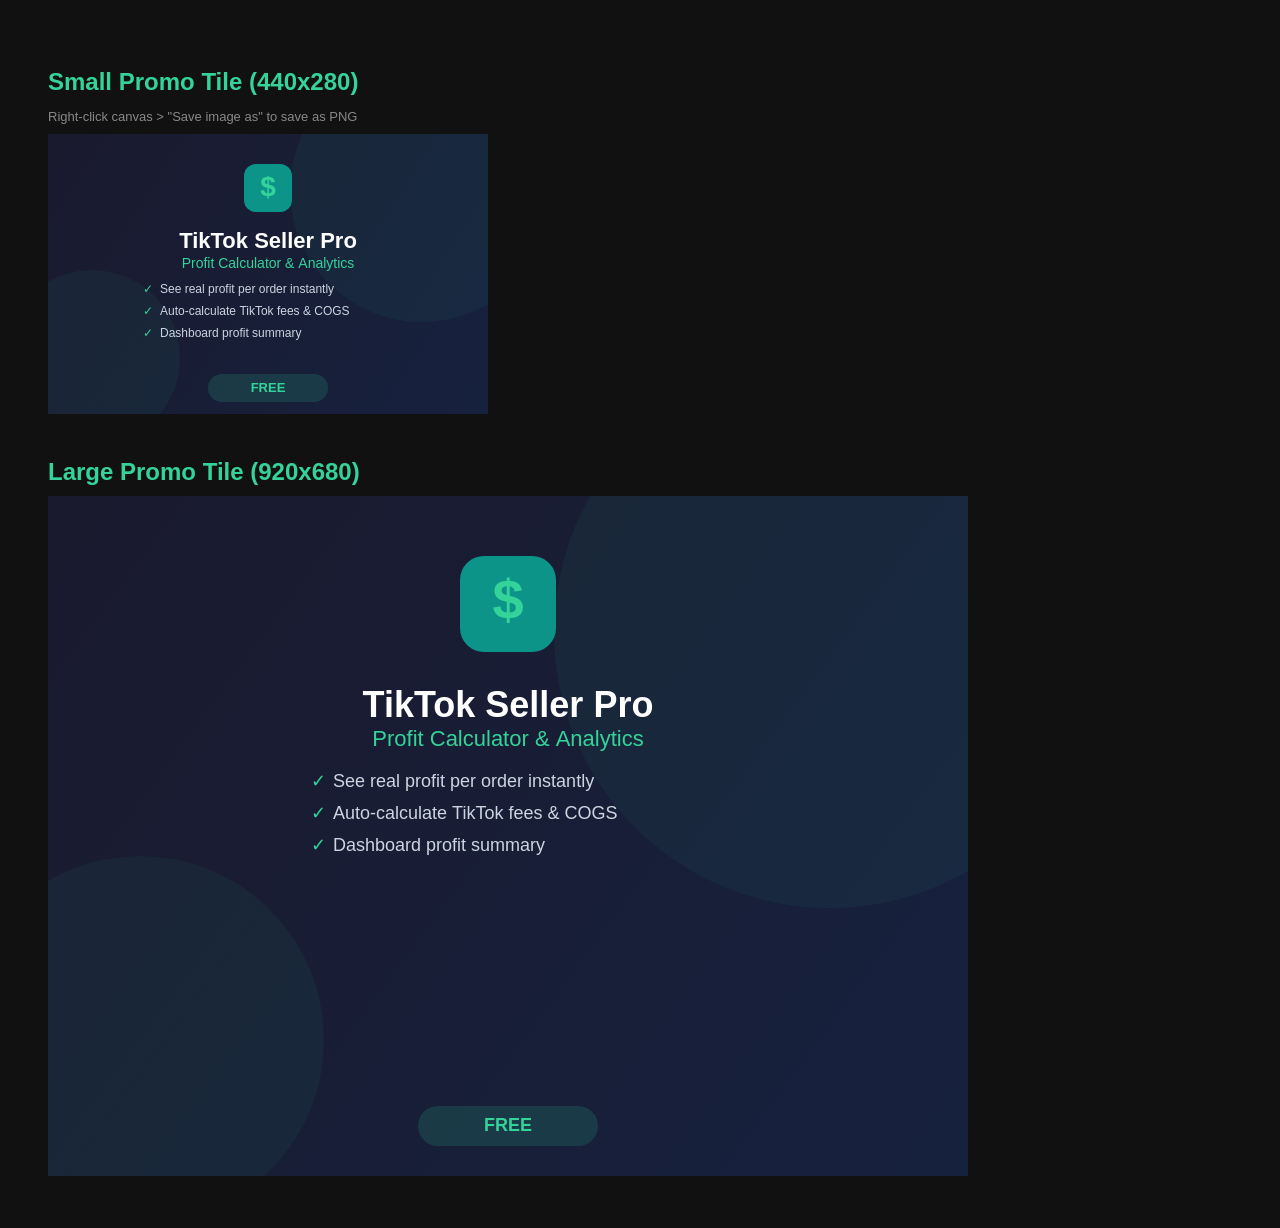
<file: store/promo-generator.html>
<!DOCTYPE html>
<html lang="en">
<head>
  <meta charset="UTF-8">
  <title>Promo Image Generator</title>
  <style>
    body { font-family: -apple-system, sans-serif; background: #111; padding: 40px; color: #fff; }
    h2 { color: #34d399; margin-bottom: 10px; }
    p.hint { color: #888; font-size: 13px; margin-bottom: 10px; }
  </style>
</head>
<body>

<h2>Small Promo Tile (440x280)</h2>
<p class="hint">Right-click canvas > "Save image as" to save as PNG</p>
<canvas id="promo-small" width="440" height="280"></canvas>

<h2 style="margin-top:40px;">Large Promo Tile (920x680)</h2>
<canvas id="promo-large" width="920" height="680"></canvas>

<script>
function drawPromo(canvasId, w, h) {
  const c = document.getElementById(canvasId);
  const ctx = c.getContext('2d');

  // Background gradient
  const grad = ctx.createLinearGradient(0, 0, w, h);
  grad.addColorStop(0, '#1a1a2e');
  grad.addColorStop(1, '#16213e');
  ctx.fillStyle = grad;
  ctx.fillRect(0, 0, w, h);

  // Decorative circles
  ctx.globalAlpha = 0.05;
  ctx.fillStyle = '#34d399';
  ctx.beginPath(); ctx.arc(w * 0.85, h * 0.2, w * 0.3, 0, Math.PI * 2); ctx.fill();
  ctx.beginPath(); ctx.arc(w * 0.1, h * 0.8, w * 0.2, 0, Math.PI * 2); ctx.fill();
  ctx.globalAlpha = 1;

  const isSmall = w <= 440;
  const scale = isSmall ? 1 : 2;

  // Icon
  const iconSize = 48 * scale;
  const iconX = w * 0.5 - iconSize / 2;
  const iconY = isSmall ? 30 : 60;
  ctx.fillStyle = '#0d9488';
  ctx.beginPath();
  ctx.roundRect(iconX, iconY, iconSize, iconSize, 12 * scale);
  ctx.fill();
  ctx.fillStyle = '#34d399';
  ctx.font = `bold ${28 * scale}px Arial`;
  ctx.textAlign = 'center';
  ctx.textBaseline = 'middle';
  ctx.fillText('$', iconX + iconSize / 2, iconY + iconSize / 2);

  // Title
  ctx.fillStyle = '#ffffff';
  ctx.font = `bold ${isSmall ? 22 : 36}px -apple-system, sans-serif`;
  ctx.textAlign = 'center';
  ctx.fillText('TikTok Seller Pro', w / 2, iconY + iconSize + (isSmall ? 30 : 55));

  // Subtitle
  ctx.fillStyle = '#34d399';
  ctx.font = `${isSmall ? 14 : 22}px -apple-system, sans-serif`;
  ctx.fillText('Profit Calculator & Analytics', w / 2, iconY + iconSize + (isSmall ? 52 : 88));

  // Feature bullets
  ctx.fillStyle = '#a0aec0';
  ctx.font = `${isSmall ? 12 : 18}px -apple-system, sans-serif`;
  const features = [
    'See real profit per order instantly',
    'Auto-calculate TikTok fees & COGS',
    'Dashboard profit summary',
  ];
  const bulletStartY = iconY + iconSize + (isSmall ? 78 : 130);
  features.forEach((f, i) => {
    ctx.fillStyle = '#34d399';
    ctx.fillText('✓', w / 2 - (isSmall ? 120 : 190), bulletStartY + i * (isSmall ? 22 : 32));
    ctx.fillStyle = '#cbd5e0';
    ctx.textAlign = 'left';
    ctx.fillText(f, w / 2 - (isSmall ? 108 : 175), bulletStartY + i * (isSmall ? 22 : 32));
    ctx.textAlign = 'center';
  });

  // Bottom badge
  ctx.fillStyle = 'rgba(52, 211, 153, 0.15)';
  const badgeW = isSmall ? 120 : 180;
  const badgeH = isSmall ? 28 : 40;
  const badgeX = w / 2 - badgeW / 2;
  const badgeY = h - (isSmall ? 40 : 70);
  ctx.beginPath();
  ctx.roundRect(badgeX, badgeY, badgeW, badgeH, badgeH / 2);
  ctx.fill();
  ctx.fillStyle = '#34d399';
  ctx.font = `bold ${isSmall ? 13 : 18}px -apple-system, sans-serif`;
  ctx.fillText('FREE', w / 2, badgeY + badgeH / 2);
}

drawPromo('promo-small', 440, 280);
drawPromo('promo-large', 920, 680);
</script>
</body>
</html>
</file>
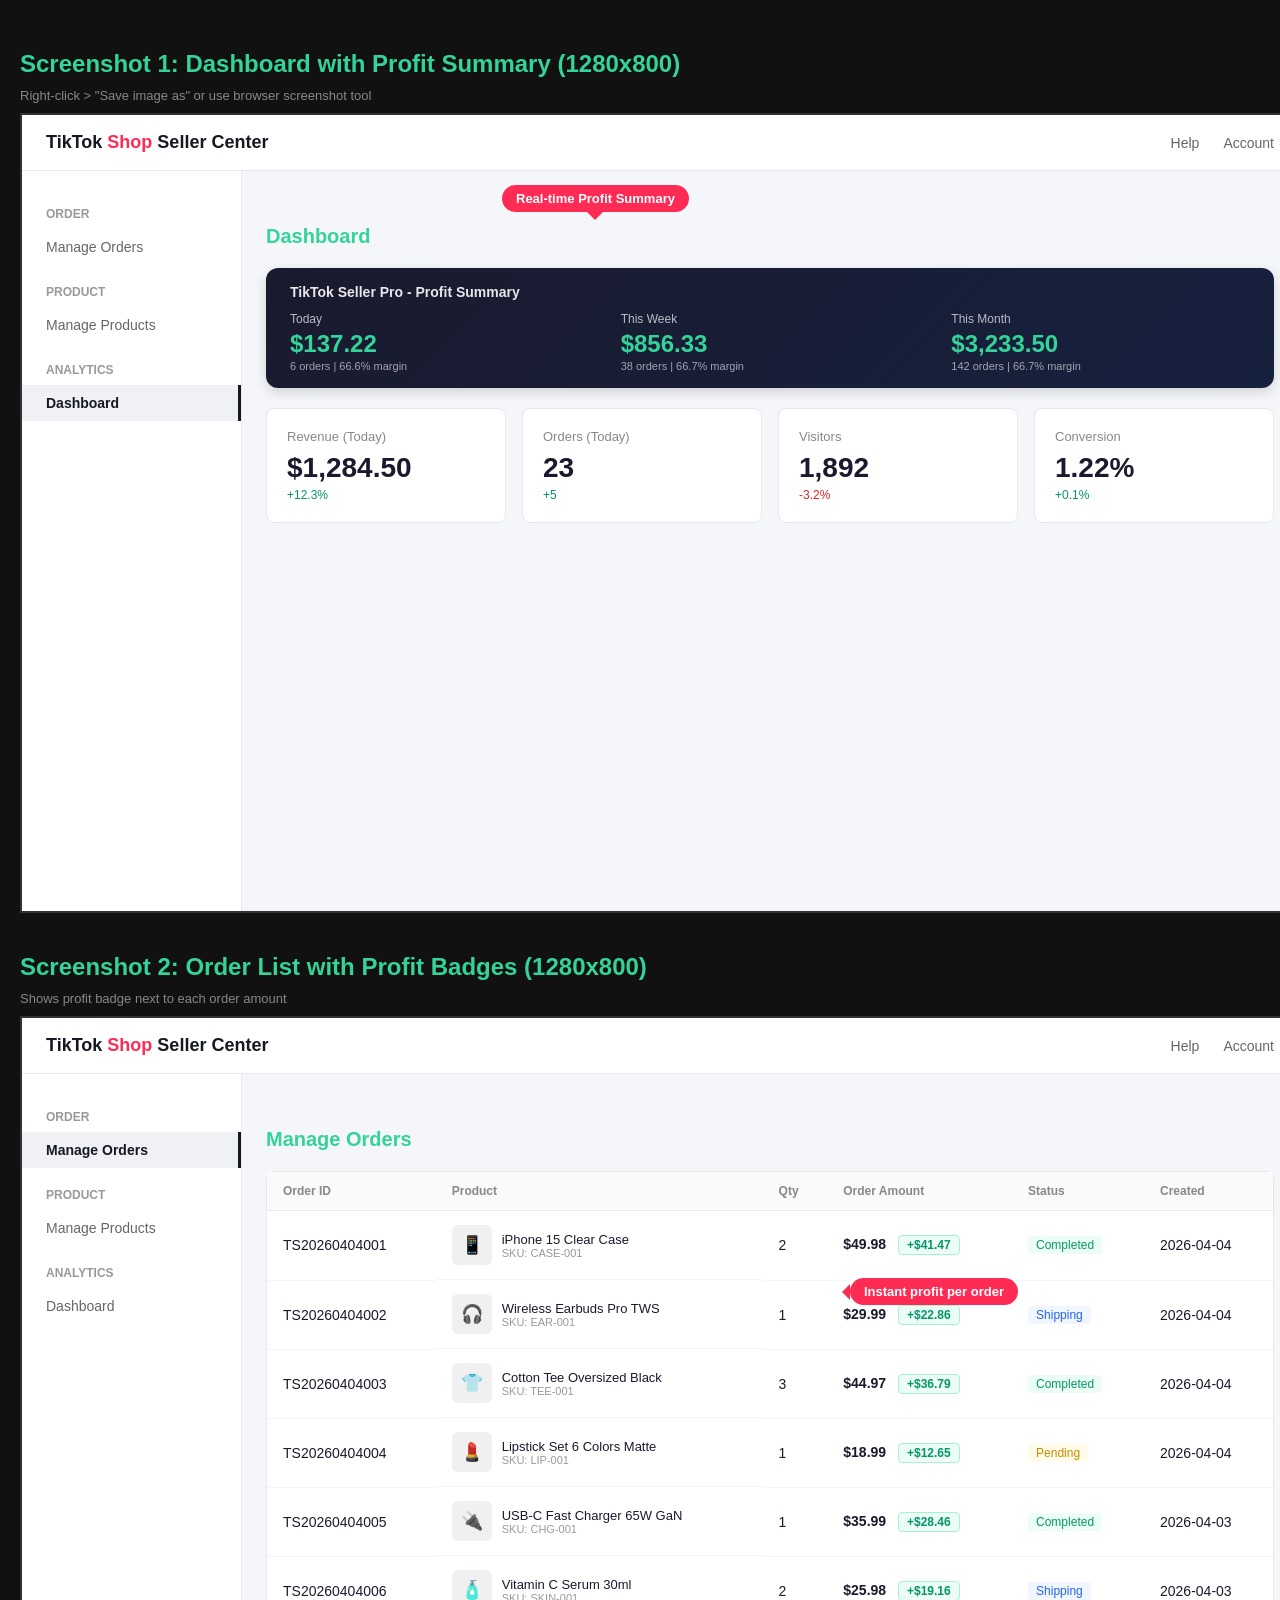
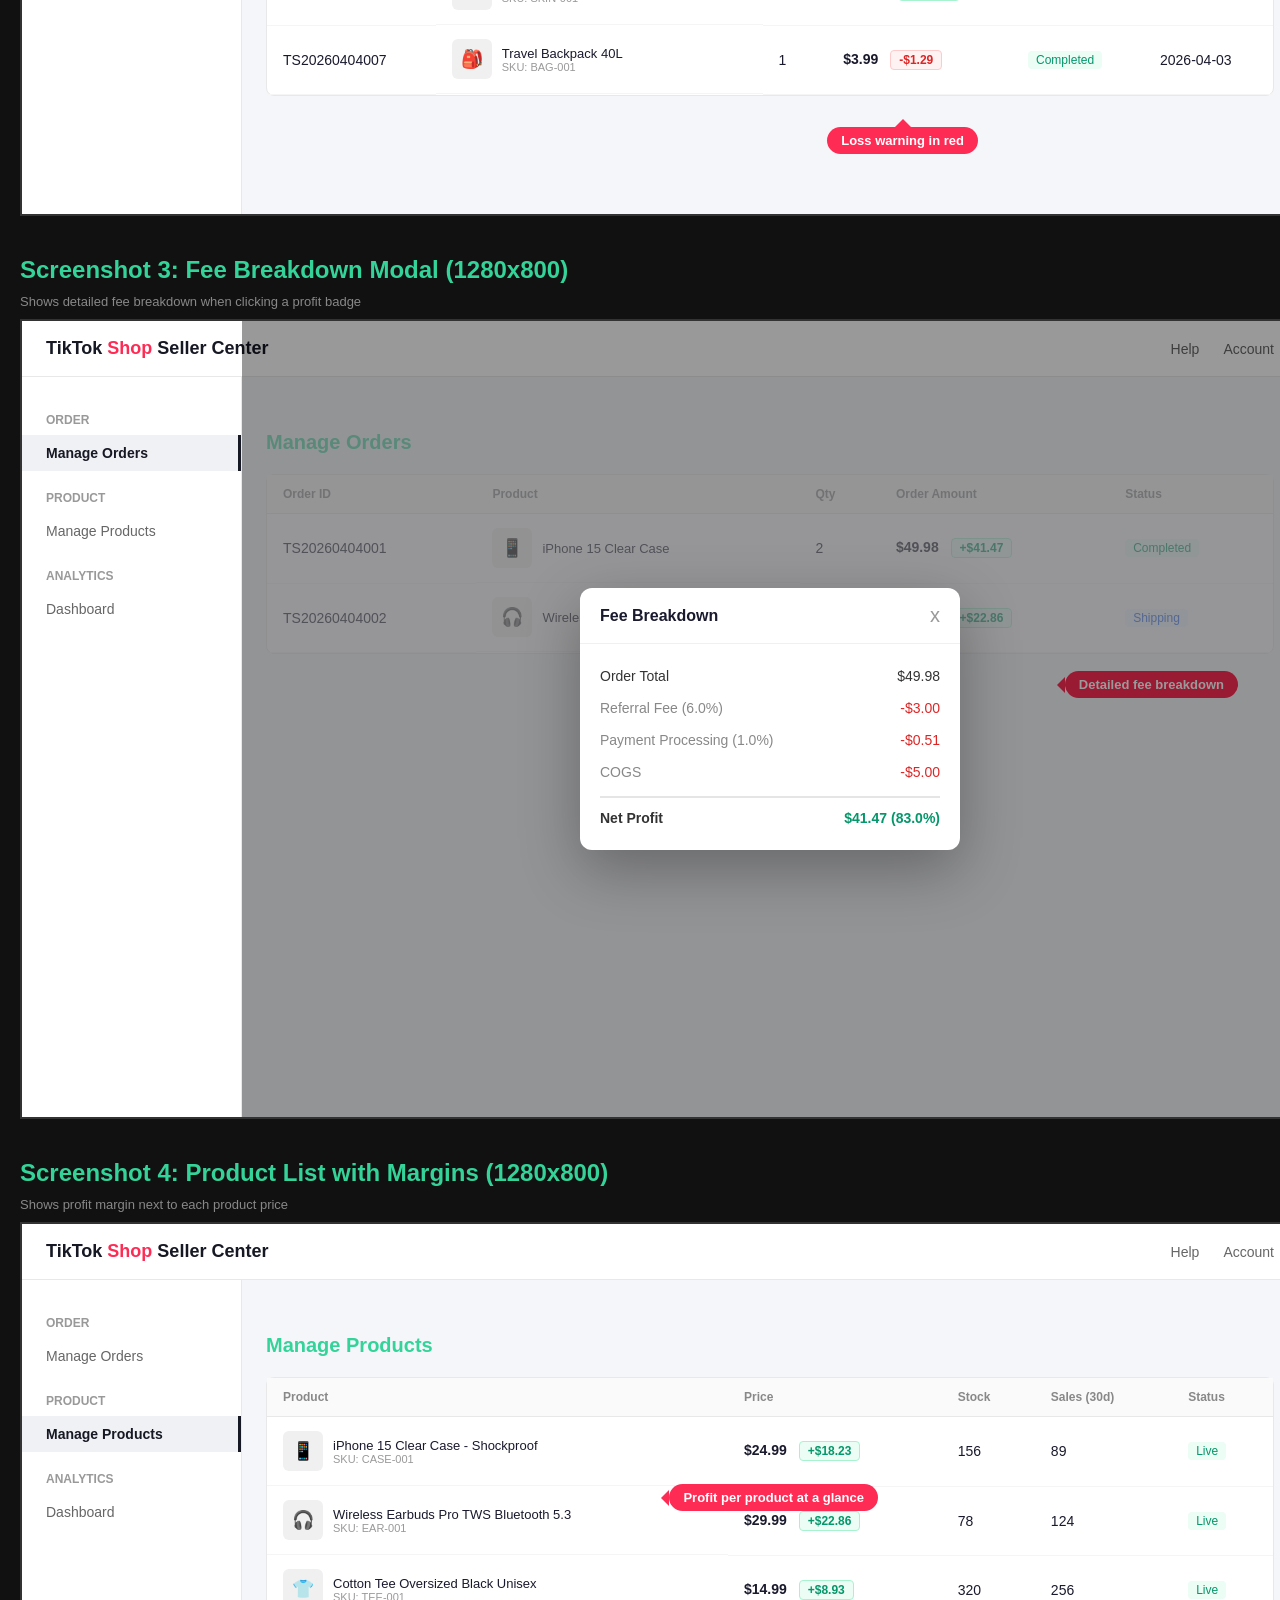
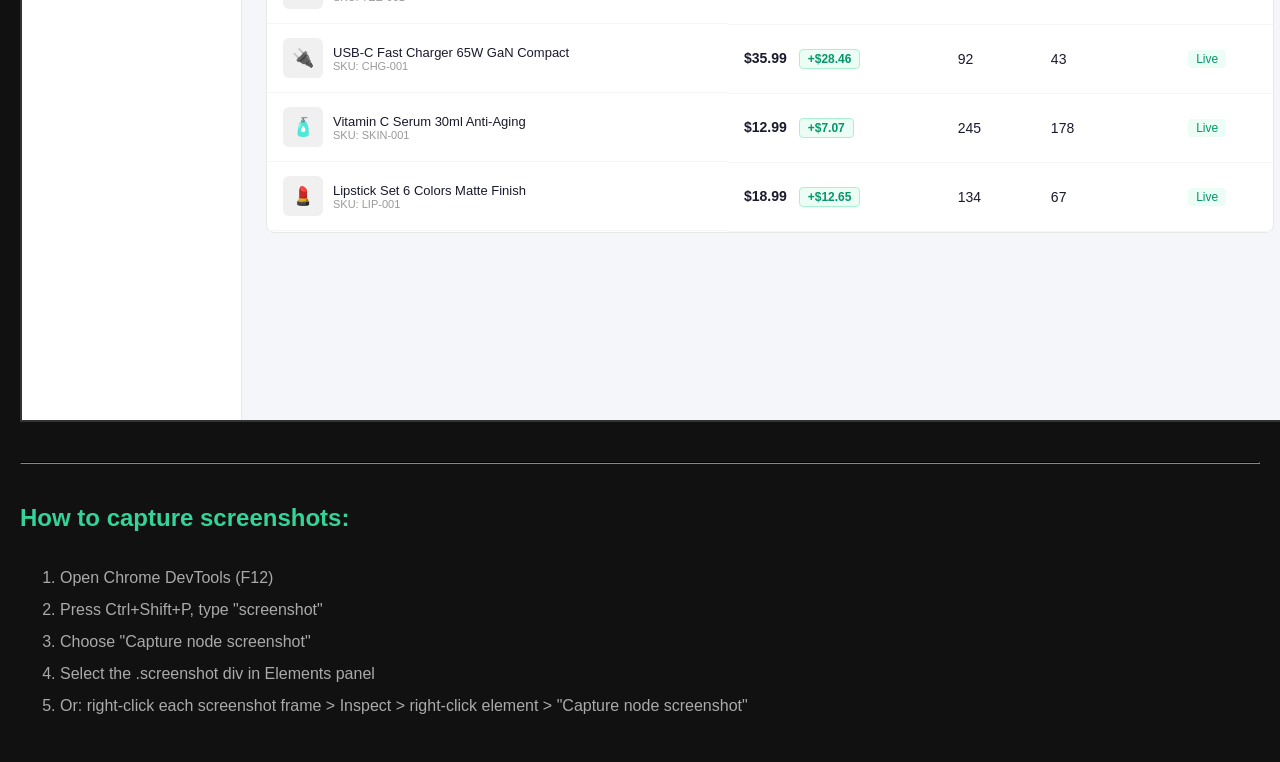
<file: store/screenshot-generator.html>
<!DOCTYPE html>
<html lang="en">
<head>
  <meta charset="UTF-8">
  <title>Screenshot Generator - TikTok Seller Pro</title>
  <style>
    * { margin: 0; padding: 0; box-sizing: border-box; }
    body { font-family: -apple-system, BlinkMacSystemFont, 'Segoe UI', Roboto, sans-serif; background: #111; color: #fff; padding: 20px; }
    h2 { margin: 30px 0 10px; color: #34d399; }
    p.hint { color: #888; font-size: 13px; margin-bottom: 10px; }

    /* Each screenshot frame */
    .screenshot {
      width: 1280px;
      height: 800px;
      border: 2px solid #333;
      margin-bottom: 40px;
      overflow: hidden;
      position: relative;
      background: #f5f6fa;
      color: #1a1a2e;
    }

    /* Mock TikTok Seller Center chrome */
    .mock-topbar { background: #fff; height: 56px; display: flex; align-items: center; padding: 0 24px; border-bottom: 1px solid #e8e8e8; }
    .mock-topbar .logo { font-size: 18px; font-weight: 700; color: #161823; }
    .mock-topbar .logo span { color: #fe2c55; }
    .mock-topbar .nav-items { margin-left: auto; display: flex; gap: 24px; font-size: 14px; color: #666; }

    .mock-layout { display: flex; height: 744px; }
    .mock-sidebar { width: 220px; background: #fff; border-right: 1px solid #e8e8e8; padding: 16px 0; }
    .mock-sidebar .section-title { padding: 8px 24px; font-size: 12px; color: #999; font-weight: 600; text-transform: uppercase; margin-top: 12px; }
    .mock-sidebar a { display: block; padding: 10px 24px; color: #666; text-decoration: none; font-size: 14px; }
    .mock-sidebar a.active { color: #161823; font-weight: 600; background: #f0f1f5; border-right: 3px solid #161823; }

    .mock-main { flex: 1; padding: 24px; overflow: hidden; }
    .page-title { font-size: 20px; font-weight: 600; margin-bottom: 20px; }

    /* Metrics */
    .metrics-grid { display: grid; grid-template-columns: repeat(4, 1fr); gap: 16px; margin-bottom: 24px; }
    .metric-card { background: #fff; border-radius: 8px; padding: 20px; border: 1px solid #e8e8e8; }
    .metric-card .label { font-size: 13px; color: #888; margin-bottom: 8px; }
    .metric-card .value { font-size: 28px; font-weight: 700; }
    .metric-card .change { font-size: 12px; margin-top: 4px; }
    .metric-card .change.up { color: #059669; }
    .metric-card .change.down { color: #dc2626; }

    /* Table */
    .table-container { background: #fff; border-radius: 8px; border: 1px solid #e8e8e8; }
    .table-header { padding: 16px 20px; border-bottom: 1px solid #e8e8e8; font-size: 16px; font-weight: 600; }
    table { width: 100%; border-collapse: collapse; }
    th { text-align: left; padding: 12px 16px; font-size: 12px; font-weight: 600; color: #888; background: #fafafa; border-bottom: 1px solid #e8e8e8; }
    td { padding: 14px 16px; font-size: 14px; border-bottom: 1px solid #f5f5f5; }
    .product-cell { display: flex; align-items: center; gap: 10px; }
    .product-img { width: 40px; height: 40px; border-radius: 6px; background: #f0f0f0; display: flex; align-items: center; justify-content: center; font-size: 18px; }
    .product-name { font-size: 13px; }
    .product-sku { font-size: 11px; color: #999; }
    .price { font-weight: 600; font-variant-numeric: tabular-nums; }
    .status-badge { display: inline-block; padding: 2px 8px; border-radius: 4px; font-size: 12px; font-weight: 500; }
    .status-completed { background: #ecfdf5; color: #059669; }
    .status-shipping { background: #eff6ff; color: #2563eb; }
    .status-pending { background: #fefce8; color: #ca8a04; }

    /* Extension styles */
    .tsp-profit-badge { display: inline-flex; align-items: center; padding: 2px 8px; margin-left: 8px; border-radius: 4px; font-size: 12px; font-weight: 600; cursor: pointer; vertical-align: middle; }
    .tsp-profit-positive { background-color: #ecfdf5; color: #059669; border: 1px solid #a7f3d0; }
    .tsp-profit-negative { background-color: #fef2f2; color: #dc2626; border: 1px solid #fecaca; }

    .tsp-dashboard-bar { background: linear-gradient(135deg, #1a1a2e 0%, #16213e 100%); color: #fff; padding: 16px 24px; border-radius: 12px; margin-bottom: 20px; box-shadow: 0 4px 12px rgba(0,0,0,0.15); }
    .tsp-dashboard-title { font-size: 14px; font-weight: 600; margin-bottom: 12px; opacity: 0.9; }
    .tsp-dashboard-metrics { display: flex; gap: 32px; }
    .tsp-metric { flex: 1; }
    .tsp-metric-label { font-size: 12px; opacity: 0.7; margin-bottom: 4px; }
    .tsp-metric-value { font-size: 24px; font-weight: 700; color: #34d399; }
    .tsp-metric-sub { font-size: 11px; opacity: 0.6; margin-top: 2px; }

    /* Callout annotations */
    .callout { position: absolute; background: #fe2c55; color: #fff; padding: 6px 14px; border-radius: 20px; font-size: 13px; font-weight: 600; white-space: nowrap; z-index: 10; }
    .callout::after { content: ''; position: absolute; width: 0; height: 0; border: 8px solid transparent; }
    .callout.arrow-down::after { border-top-color: #fe2c55; bottom: -16px; left: 50%; transform: translateX(-50%); }
    .callout.arrow-up::after { border-bottom-color: #fe2c55; top: -16px; left: 50%; transform: translateX(-50%); }
    .callout.arrow-left::after { border-right-color: #fe2c55; left: -16px; top: 50%; transform: translateY(-50%); }

    /* Fee breakdown modal overlay for screenshot 3 */
    .tsp-modal-overlay { position: absolute; top: 0; left: 220px; right: 0; bottom: 0; background: rgba(0,0,0,0.4); display: flex; align-items: center; justify-content: center; z-index: 20; }
    .tsp-modal { background: #fff; border-radius: 12px; width: 380px; box-shadow: 0 20px 60px rgba(0,0,0,0.3); overflow: hidden; color: #1a1a2e; }
    .tsp-modal-header { display: flex; justify-content: space-between; align-items: center; padding: 16px 20px; border-bottom: 1px solid #f0f0f0; }
    .tsp-modal-title { font-size: 16px; font-weight: 600; }
    .tsp-modal-body { padding: 16px 20px; }
    .tsp-fee-row { display: flex; justify-content: space-between; padding: 8px 0; font-size: 14px; color: #333; }
    .tsp-fee-row.tsp-fee-deduct { color: #888; }
    .tsp-fee-row.tsp-fee-deduct .tsp-fee-value { color: #dc2626; }
    .tsp-fee-row.tsp-fee-total { border-top: 2px solid #e5e5e5; margin-top: 8px; padding-top: 12px; }
    .tsp-fee-row.tsp-fee-total .tsp-fee-value { color: #059669; font-weight: 700; }
    .tsp-fee-value { font-weight: 500; font-variant-numeric: tabular-nums; }
  </style>
</head>
<body>

<h2>Screenshot 1: Dashboard with Profit Summary (1280x800)</h2>
<p class="hint">Right-click > "Save image as" or use browser screenshot tool</p>

<div class="screenshot" id="ss1">
  <div class="mock-topbar">
    <div class="logo">TikTok <span>Shop</span> Seller Center</div>
    <div class="nav-items"><span>Help</span><span>Account</span></div>
  </div>
  <div class="mock-layout">
    <div class="mock-sidebar">
      <div class="section-title">Order</div>
      <a>Manage Orders</a>
      <div class="section-title">Product</div>
      <a>Manage Products</a>
      <div class="section-title">Analytics</div>
      <a class="active">Dashboard</a>
    </div>
    <div class="mock-main">
      <h2 class="page-title">Dashboard</h2>
      <div class="tsp-dashboard-bar">
        <div class="tsp-dashboard-title">TikTok Seller Pro - Profit Summary</div>
        <div class="tsp-dashboard-metrics">
          <div class="tsp-metric"><div class="tsp-metric-label">Today</div><div class="tsp-metric-value">$137.22</div><div class="tsp-metric-sub">6 orders | 66.6% margin</div></div>
          <div class="tsp-metric"><div class="tsp-metric-label">This Week</div><div class="tsp-metric-value">$856.33</div><div class="tsp-metric-sub">38 orders | 66.7% margin</div></div>
          <div class="tsp-metric"><div class="tsp-metric-label">This Month</div><div class="tsp-metric-value">$3,233.50</div><div class="tsp-metric-sub">142 orders | 66.7% margin</div></div>
        </div>
      </div>
      <div class="metrics-grid">
        <div class="metric-card"><div class="label">Revenue (Today)</div><div class="value">$1,284.50</div><div class="change up">+12.3%</div></div>
        <div class="metric-card"><div class="label">Orders (Today)</div><div class="value">23</div><div class="change up">+5</div></div>
        <div class="metric-card"><div class="label">Visitors</div><div class="value">1,892</div><div class="change down">-3.2%</div></div>
        <div class="metric-card"><div class="label">Conversion</div><div class="value">1.22%</div><div class="change up">+0.1%</div></div>
      </div>
    </div>
  </div>
  <div class="callout arrow-down" style="top:70px;left:480px;">Real-time Profit Summary</div>
</div>

<h2>Screenshot 2: Order List with Profit Badges (1280x800)</h2>
<p class="hint">Shows profit badge next to each order amount</p>

<div class="screenshot" id="ss2">
  <div class="mock-topbar">
    <div class="logo">TikTok <span>Shop</span> Seller Center</div>
    <div class="nav-items"><span>Help</span><span>Account</span></div>
  </div>
  <div class="mock-layout">
    <div class="mock-sidebar">
      <div class="section-title">Order</div>
      <a class="active">Manage Orders</a>
      <div class="section-title">Product</div>
      <a>Manage Products</a>
      <div class="section-title">Analytics</div>
      <a>Dashboard</a>
    </div>
    <div class="mock-main">
      <h2 class="page-title">Manage Orders</h2>
      <div class="table-container">
        <table>
          <thead><tr><th>Order ID</th><th>Product</th><th>Qty</th><th>Order Amount</th><th>Status</th><th>Created</th></tr></thead>
          <tbody>
            <tr><td>TS20260404001</td><td class="product-cell"><div class="product-img">📱</div><div><div class="product-name">iPhone 15 Clear Case</div><div class="product-sku">SKU: CASE-001</div></div></td><td>2</td><td class="price">$49.98 <span class="tsp-profit-badge tsp-profit-positive">+$41.47</span></td><td><span class="status-badge status-completed">Completed</span></td><td>2026-04-04</td></tr>
            <tr><td>TS20260404002</td><td class="product-cell"><div class="product-img">🎧</div><div><div class="product-name">Wireless Earbuds Pro TWS</div><div class="product-sku">SKU: EAR-001</div></div></td><td>1</td><td class="price">$29.99 <span class="tsp-profit-badge tsp-profit-positive">+$22.86</span></td><td><span class="status-badge status-shipping">Shipping</span></td><td>2026-04-04</td></tr>
            <tr><td>TS20260404003</td><td class="product-cell"><div class="product-img">👕</div><div><div class="product-name">Cotton Tee Oversized Black</div><div class="product-sku">SKU: TEE-001</div></div></td><td>3</td><td class="price">$44.97 <span class="tsp-profit-badge tsp-profit-positive">+$36.79</span></td><td><span class="status-badge status-completed">Completed</span></td><td>2026-04-04</td></tr>
            <tr><td>TS20260404004</td><td class="product-cell"><div class="product-img">💄</div><div><div class="product-name">Lipstick Set 6 Colors Matte</div><div class="product-sku">SKU: LIP-001</div></div></td><td>1</td><td class="price">$18.99 <span class="tsp-profit-badge tsp-profit-positive">+$12.65</span></td><td><span class="status-badge status-pending">Pending</span></td><td>2026-04-04</td></tr>
            <tr><td>TS20260404005</td><td class="product-cell"><div class="product-img">🔌</div><div><div class="product-name">USB-C Fast Charger 65W GaN</div><div class="product-sku">SKU: CHG-001</div></div></td><td>1</td><td class="price">$35.99 <span class="tsp-profit-badge tsp-profit-positive">+$28.46</span></td><td><span class="status-badge status-completed">Completed</span></td><td>2026-04-03</td></tr>
            <tr><td>TS20260404006</td><td class="product-cell"><div class="product-img">🧴</div><div><div class="product-name">Vitamin C Serum 30ml</div><div class="product-sku">SKU: SKIN-001</div></div></td><td>2</td><td class="price">$25.98 <span class="tsp-profit-badge tsp-profit-positive">+$19.16</span></td><td><span class="status-badge status-shipping">Shipping</span></td><td>2026-04-03</td></tr>
            <tr><td>TS20260404007</td><td class="product-cell"><div class="product-img">🎒</div><div><div class="product-name">Travel Backpack 40L</div><div class="product-sku">SKU: BAG-001</div></div></td><td>1</td><td class="price">$3.99 <span class="tsp-profit-badge tsp-profit-negative">-$1.29</span></td><td><span class="status-badge status-completed">Completed</span></td><td>2026-04-03</td></tr>
          </tbody>
        </table>
      </div>
    </div>
  </div>
  <div class="callout arrow-left" style="top:260px;right:280px;">Instant profit per order</div>
  <div class="callout arrow-up" style="bottom:60px;right:320px;">Loss warning in red</div>
</div>

<h2>Screenshot 3: Fee Breakdown Modal (1280x800)</h2>
<p class="hint">Shows detailed fee breakdown when clicking a profit badge</p>

<div class="screenshot" id="ss3">
  <div class="mock-topbar">
    <div class="logo">TikTok <span>Shop</span> Seller Center</div>
    <div class="nav-items"><span>Help</span><span>Account</span></div>
  </div>
  <div class="mock-layout">
    <div class="mock-sidebar">
      <div class="section-title">Order</div>
      <a class="active">Manage Orders</a>
      <div class="section-title">Product</div>
      <a>Manage Products</a>
      <div class="section-title">Analytics</div>
      <a>Dashboard</a>
    </div>
    <div class="mock-main" style="opacity:0.5;">
      <h2 class="page-title">Manage Orders</h2>
      <div class="table-container">
        <table>
          <thead><tr><th>Order ID</th><th>Product</th><th>Qty</th><th>Order Amount</th><th>Status</th></tr></thead>
          <tbody>
            <tr><td>TS20260404001</td><td class="product-cell"><div class="product-img">📱</div><div><div class="product-name">iPhone 15 Clear Case</div></div></td><td>2</td><td class="price">$49.98 <span class="tsp-profit-badge tsp-profit-positive">+$41.47</span></td><td><span class="status-badge status-completed">Completed</span></td></tr>
            <tr><td>TS20260404002</td><td class="product-cell"><div class="product-img">🎧</div><div><div class="product-name">Wireless Earbuds Pro</div></div></td><td>1</td><td class="price">$29.99 <span class="tsp-profit-badge tsp-profit-positive">+$22.86</span></td><td><span class="status-badge status-shipping">Shipping</span></td></tr>
          </tbody>
        </table>
      </div>
    </div>
    <div class="tsp-modal-overlay">
      <div class="tsp-modal">
        <div class="tsp-modal-header">
          <span class="tsp-modal-title">Fee Breakdown</span>
          <span style="font-size:20px;color:#999;">x</span>
        </div>
        <div class="tsp-modal-body">
          <div class="tsp-fee-row"><span>Order Total</span><span class="tsp-fee-value">$49.98</span></div>
          <div class="tsp-fee-row tsp-fee-deduct"><span>Referral Fee (6.0%)</span><span class="tsp-fee-value">-$3.00</span></div>
          <div class="tsp-fee-row tsp-fee-deduct"><span>Payment Processing (1.0%)</span><span class="tsp-fee-value">-$0.51</span></div>
          <div class="tsp-fee-row tsp-fee-deduct"><span>COGS</span><span class="tsp-fee-value">-$5.00</span></div>
          <div class="tsp-fee-row tsp-fee-total"><span><strong>Net Profit</strong></span><span class="tsp-fee-value" style="color:#059669;"><strong>$41.47</strong> (83.0%)</span></div>
        </div>
      </div>
    </div>
  </div>
  <div class="callout arrow-left" style="top:350px;right:60px;">Detailed fee breakdown</div>
</div>

<h2>Screenshot 4: Product List with Margins (1280x800)</h2>
<p class="hint">Shows profit margin next to each product price</p>

<div class="screenshot" id="ss4">
  <div class="mock-topbar">
    <div class="logo">TikTok <span>Shop</span> Seller Center</div>
    <div class="nav-items"><span>Help</span><span>Account</span></div>
  </div>
  <div class="mock-layout">
    <div class="mock-sidebar">
      <div class="section-title">Order</div>
      <a>Manage Orders</a>
      <div class="section-title">Product</div>
      <a class="active">Manage Products</a>
      <div class="section-title">Analytics</div>
      <a>Dashboard</a>
    </div>
    <div class="mock-main">
      <h2 class="page-title">Manage Products</h2>
      <div class="table-container">
        <table>
          <thead><tr><th>Product</th><th>Price</th><th>Stock</th><th>Sales (30d)</th><th>Status</th></tr></thead>
          <tbody>
            <tr><td class="product-cell"><div class="product-img">📱</div><div><div class="product-name">iPhone 15 Clear Case - Shockproof</div><div class="product-sku">SKU: CASE-001</div></div></td><td class="price">$24.99 <span class="tsp-profit-badge tsp-profit-positive">+$18.23</span></td><td>156</td><td>89</td><td><span class="status-badge status-completed">Live</span></td></tr>
            <tr><td class="product-cell"><div class="product-img">🎧</div><div><div class="product-name">Wireless Earbuds Pro TWS Bluetooth 5.3</div><div class="product-sku">SKU: EAR-001</div></div></td><td class="price">$29.99 <span class="tsp-profit-badge tsp-profit-positive">+$22.86</span></td><td>78</td><td>124</td><td><span class="status-badge status-completed">Live</span></td></tr>
            <tr><td class="product-cell"><div class="product-img">👕</div><div><div class="product-name">Cotton Tee Oversized Black Unisex</div><div class="product-sku">SKU: TEE-001</div></div></td><td class="price">$14.99 <span class="tsp-profit-badge tsp-profit-positive">+$8.93</span></td><td>320</td><td>256</td><td><span class="status-badge status-completed">Live</span></td></tr>
            <tr><td class="product-cell"><div class="product-img">🔌</div><div><div class="product-name">USB-C Fast Charger 65W GaN Compact</div><div class="product-sku">SKU: CHG-001</div></div></td><td class="price">$35.99 <span class="tsp-profit-badge tsp-profit-positive">+$28.46</span></td><td>92</td><td>43</td><td><span class="status-badge status-completed">Live</span></td></tr>
            <tr><td class="product-cell"><div class="product-img">🧴</div><div><div class="product-name">Vitamin C Serum 30ml Anti-Aging</div><div class="product-sku">SKU: SKIN-001</div></div></td><td class="price">$12.99 <span class="tsp-profit-badge tsp-profit-positive">+$7.07</span></td><td>245</td><td>178</td><td><span class="status-badge status-completed">Live</span></td></tr>
            <tr><td class="product-cell"><div class="product-img">💄</div><div><div class="product-name">Lipstick Set 6 Colors Matte Finish</div><div class="product-sku">SKU: LIP-001</div></div></td><td class="price">$18.99 <span class="tsp-profit-badge tsp-profit-positive">+$12.65</span></td><td>134</td><td>67</td><td><span class="status-badge status-completed">Live</span></td></tr>
          </tbody>
        </table>
      </div>
    </div>
  </div>
  <div class="callout arrow-left" style="top:260px;right:420px;">Profit per product at a glance</div>
</div>

<hr style="margin:40px 0;border-color:#333;">
<h2>How to capture screenshots:</h2>
<ol style="padding:20px 40px;color:#aaa;line-height:2;">
  <li>Open Chrome DevTools (F12)</li>
  <li>Press Ctrl+Shift+P, type "screenshot"</li>
  <li>Choose "Capture node screenshot"</li>
  <li>Select the .screenshot div in Elements panel</li>
  <li>Or: right-click each screenshot frame > Inspect > right-click element > "Capture node screenshot"</li>
</ol>

</body>
</html>
</file>
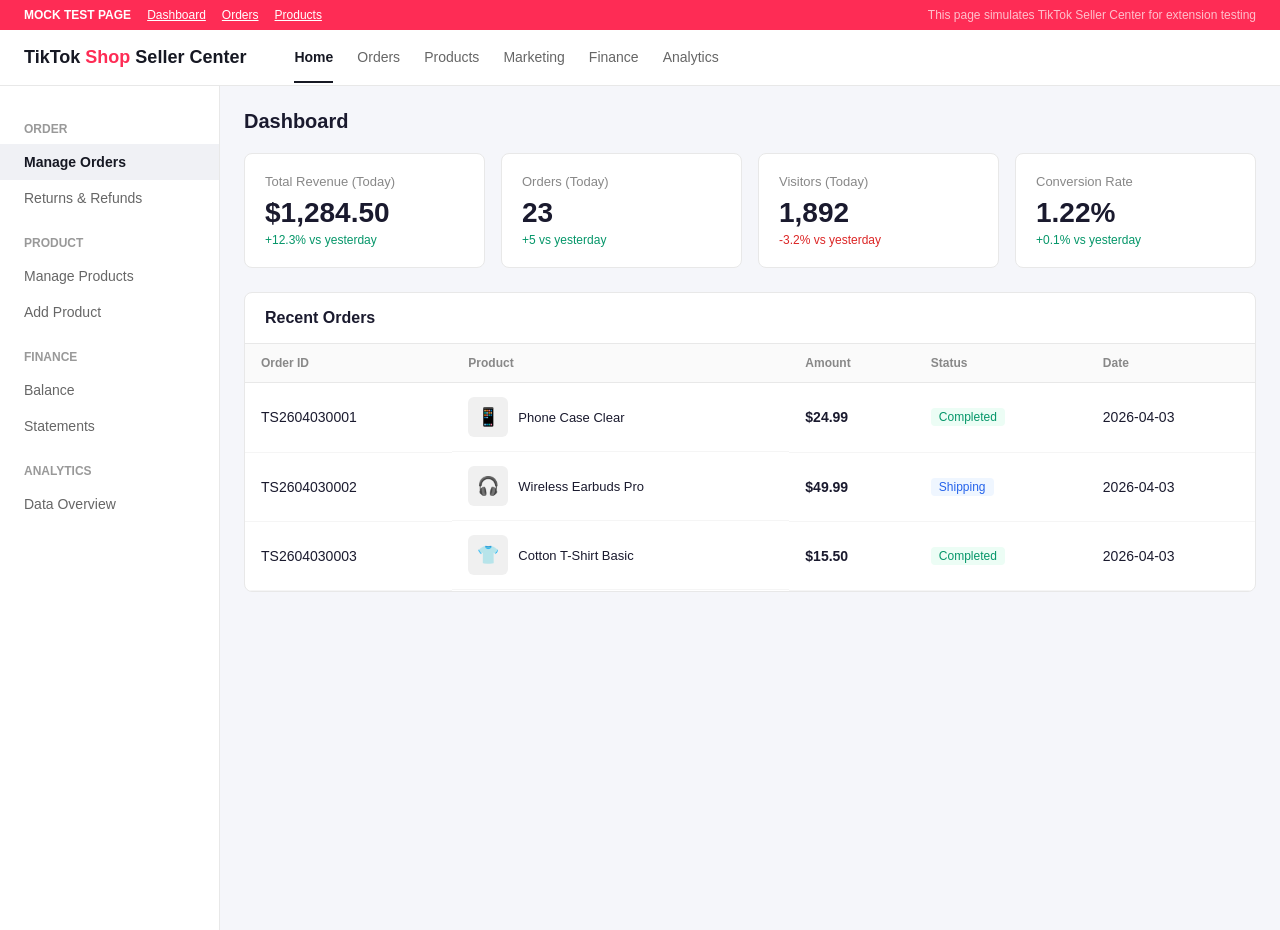
<file: test/mock-seller-center.html>
<!DOCTYPE html>
<html lang="en">
<head>
  <meta charset="UTF-8">
  <meta name="viewport" content="width=device-width, initial-scale=1.0">
  <title>TikTok Seller Center - Mock</title>
  <style>
    * { margin: 0; padding: 0; box-sizing: border-box; }

    body {
      font-family: -apple-system, BlinkMacSystemFont, 'Segoe UI', Roboto, sans-serif;
      background: #f5f6fa;
      color: #1a1a2e;
    }

    /* Top Nav */
    .top-nav {
      background: #fff;
      height: 56px;
      display: flex;
      align-items: center;
      padding: 0 24px;
      border-bottom: 1px solid #e8e8e8;
      position: sticky;
      top: 0;
      z-index: 100;
    }

    .top-nav .logo {
      font-size: 18px;
      font-weight: 700;
      color: #161823;
    }

    .top-nav .logo span { color: #fe2c55; }

    .top-nav .nav-links {
      display: flex;
      gap: 24px;
      margin-left: 48px;
    }

    .top-nav .nav-links a {
      color: #666;
      text-decoration: none;
      font-size: 14px;
      padding: 16px 0;
      border-bottom: 2px solid transparent;
    }

    .top-nav .nav-links a.active {
      color: #161823;
      font-weight: 600;
      border-bottom-color: #161823;
    }

    /* Sidebar */
    .layout {
      display: flex;
      min-height: calc(100vh - 56px);
    }

    .sidebar {
      width: 220px;
      background: #fff;
      border-right: 1px solid #e8e8e8;
      padding: 16px 0;
    }

    .sidebar a {
      display: block;
      padding: 10px 24px;
      color: #666;
      text-decoration: none;
      font-size: 14px;
    }

    .sidebar a:hover { background: #f5f6fa; }
    .sidebar a.active { color: #161823; font-weight: 600; background: #f0f1f5; }

    .sidebar .section-title {
      padding: 8px 24px;
      font-size: 12px;
      color: #999;
      font-weight: 600;
      text-transform: uppercase;
      margin-top: 12px;
    }

    /* Main Content */
    .main-content {
      flex: 1;
      padding: 24px;
    }

    .page-title {
      font-size: 20px;
      font-weight: 600;
      margin-bottom: 20px;
    }

    /* Dashboard Cards */
    .dashboard-metrics {
      display: grid;
      grid-template-columns: repeat(4, 1fr);
      gap: 16px;
      margin-bottom: 24px;
    }

    .metric-card {
      background: #fff;
      border-radius: 8px;
      padding: 20px;
      border: 1px solid #e8e8e8;
    }

    .metric-card .label {
      font-size: 13px;
      color: #888;
      margin-bottom: 8px;
    }

    .metric-card .value {
      font-size: 28px;
      font-weight: 700;
    }

    .metric-card .change {
      font-size: 12px;
      color: #059669;
      margin-top: 4px;
    }

    .metric-card .change.down { color: #dc2626; }

    /* Order Table */
    .order-table-container {
      background: #fff;
      border-radius: 8px;
      border: 1px solid #e8e8e8;
      overflow: hidden;
    }

    .table-header {
      display: flex;
      justify-content: space-between;
      align-items: center;
      padding: 16px 20px;
      border-bottom: 1px solid #e8e8e8;
    }

    .table-header h3 {
      font-size: 16px;
      font-weight: 600;
    }

    .table-toolbar {
      display: flex;
      gap: 12px;
      padding: 12px 20px;
      border-bottom: 1px solid #f0f0f0;
      background: #fafafa;
    }

    .table-toolbar select, .table-toolbar input {
      padding: 6px 12px;
      border: 1px solid #ddd;
      border-radius: 6px;
      font-size: 13px;
    }

    table {
      width: 100%;
      border-collapse: collapse;
    }

    th {
      text-align: left;
      padding: 12px 16px;
      font-size: 12px;
      font-weight: 600;
      color: #888;
      background: #fafafa;
      border-bottom: 1px solid #e8e8e8;
    }

    td {
      padding: 14px 16px;
      font-size: 14px;
      border-bottom: 1px solid #f5f5f5;
    }

    tr:hover { background: #fafbfc; }

    /* Order status badges */
    .status-badge {
      display: inline-block;
      padding: 2px 8px;
      border-radius: 4px;
      font-size: 12px;
      font-weight: 500;
    }

    .status-completed { background: #ecfdf5; color: #059669; }
    .status-shipping { background: #eff6ff; color: #2563eb; }
    .status-pending { background: #fefce8; color: #ca8a04; }
    .status-cancelled { background: #fef2f2; color: #dc2626; }

    /* Product image */
    .product-cell {
      display: flex;
      align-items: center;
      gap: 10px;
    }

    .product-img {
      width: 40px;
      height: 40px;
      border-radius: 6px;
      background: #f0f0f0;
      display: flex;
      align-items: center;
      justify-content: center;
      font-size: 18px;
    }

    .product-name {
      font-size: 13px;
      max-width: 200px;
      overflow: hidden;
      text-overflow: ellipsis;
      white-space: nowrap;
    }

    .product-sku {
      font-size: 11px;
      color: #999;
    }

    /* Price cells - these are what our extension targets */
    .order-amount, .price {
      font-weight: 600;
      font-variant-numeric: tabular-nums;
    }

    /* Page tabs */
    .page-tabs {
      display: flex;
      gap: 0;
      margin-bottom: 20px;
      border-bottom: 1px solid #e8e8e8;
    }

    .page-tabs button {
      padding: 10px 20px;
      border: none;
      background: none;
      font-size: 14px;
      color: #888;
      cursor: pointer;
      border-bottom: 2px solid transparent;
    }

    .page-tabs button.active {
      color: #161823;
      font-weight: 600;
      border-bottom-color: #161823;
    }

    /* Navigation for mock */
    .mock-nav {
      background: #fe2c55;
      color: #fff;
      padding: 8px 24px;
      font-size: 12px;
      display: flex;
      gap: 16px;
      align-items: center;
    }

    .mock-nav a {
      color: #fff;
      text-decoration: underline;
      cursor: pointer;
    }

    .mock-nav .label { font-weight: 600; }

    /* Page sections (shown/hidden based on hash) */
    .page-section { display: none; }
    .page-section.active { display: block; }
  </style>
</head>
<body>

  <!-- Mock Navigation Banner -->
  <div class="mock-nav">
    <span class="label">MOCK TEST PAGE</span>
    <a onclick="showPage('homepage')">Dashboard</a>
    <a onclick="showPage('order')">Orders</a>
    <a onclick="showPage('product')">Products</a>
    <span style="margin-left:auto;opacity:0.7;">This page simulates TikTok Seller Center for extension testing</span>
  </div>

  <!-- Top Nav (mimics TikTok Seller Center) -->
  <div class="top-nav">
    <div class="logo">TikTok <span>Shop</span> Seller Center</div>
    <div class="nav-links">
      <a href="#" class="active">Home</a>
      <a href="#">Orders</a>
      <a href="#">Products</a>
      <a href="#">Marketing</a>
      <a href="#">Finance</a>
      <a href="#">Analytics</a>
    </div>
  </div>

  <div class="layout">
    <!-- Sidebar -->
    <div class="sidebar">
      <div class="section-title">Order</div>
      <a href="#" onclick="showPage('order')" class="active">Manage Orders</a>
      <a href="#">Returns & Refunds</a>
      <div class="section-title">Product</div>
      <a href="#" onclick="showPage('product')">Manage Products</a>
      <a href="#">Add Product</a>
      <div class="section-title">Finance</div>
      <a href="#">Balance</a>
      <a href="#">Statements</a>
      <div class="section-title">Analytics</div>
      <a href="#">Data Overview</a>
    </div>

    <!-- Main Content -->
    <main class="main-content">

      <!-- ==================== DASHBOARD PAGE ==================== -->
      <div id="page-homepage" class="page-section active">
        <h2 class="page-title">Dashboard</h2>

        <div class="dashboard-metrics">
          <div class="metric-card">
            <div class="label">Total Revenue (Today)</div>
            <div class="value">$1,284.50</div>
            <div class="change">+12.3% vs yesterday</div>
          </div>
          <div class="metric-card">
            <div class="label">Orders (Today)</div>
            <div class="value">23</div>
            <div class="change">+5 vs yesterday</div>
          </div>
          <div class="metric-card">
            <div class="label">Visitors (Today)</div>
            <div class="value">1,892</div>
            <div class="change down">-3.2% vs yesterday</div>
          </div>
          <div class="metric-card">
            <div class="label">Conversion Rate</div>
            <div class="value">1.22%</div>
            <div class="change">+0.1% vs yesterday</div>
          </div>
        </div>

        <div class="order-table-container">
          <div class="table-header">
            <h3>Recent Orders</h3>
          </div>
          <table>
            <thead>
              <tr>
                <th>Order ID</th>
                <th>Product</th>
                <th>Amount</th>
                <th>Status</th>
                <th>Date</th>
              </tr>
            </thead>
            <tbody>
              <tr class="order-item">
                <td class="order-id">TS2604030001</td>
                <td class="product-cell"><div class="product-img">📱</div><div><div class="product-name">Phone Case Clear</div></div></td>
                <td class="order-amount price">$24.99</td>
                <td><span class="status-badge status-completed">Completed</span></td>
                <td>2026-04-03</td>
              </tr>
              <tr class="order-item">
                <td class="order-id">TS2604030002</td>
                <td class="product-cell"><div class="product-img">🎧</div><div><div class="product-name">Wireless Earbuds Pro</div></div></td>
                <td class="order-amount price">$49.99</td>
                <td><span class="status-badge status-shipping">Shipping</span></td>
                <td>2026-04-03</td>
              </tr>
              <tr class="order-item">
                <td class="order-id">TS2604030003</td>
                <td class="product-cell"><div class="product-img">👕</div><div><div class="product-name">Cotton T-Shirt Basic</div></div></td>
                <td class="order-amount price">$15.50</td>
                <td><span class="status-badge status-completed">Completed</span></td>
                <td>2026-04-03</td>
              </tr>
            </tbody>
          </table>
        </div>
      </div>

      <!-- ==================== ORDER LIST PAGE ==================== -->
      <div id="page-order" class="page-section">
        <h2 class="page-title">Manage Orders</h2>

        <div class="page-tabs">
          <button class="active">All Orders</button>
          <button>Unpaid</button>
          <button>To Ship</button>
          <button>Shipping</button>
          <button>Completed</button>
          <button>Cancelled</button>
        </div>

        <div class="order-table-container">
          <div class="table-toolbar">
            <select>
              <option>All Status</option>
              <option>Completed</option>
              <option>Shipping</option>
              <option>Pending</option>
            </select>
            <input type="text" placeholder="Search order ID, product name...">
          </div>
          <table>
            <thead>
              <tr>
                <th>Order ID</th>
                <th>Product</th>
                <th>Qty</th>
                <th>Order Amount</th>
                <th>Status</th>
                <th>Shipping</th>
                <th>Created</th>
              </tr>
            </thead>
            <tbody>
              <tr class="order-item">
                <td class="order-id">TS2604040001</td>
                <td class="product-cell">
                  <div class="product-img">📱</div>
                  <div>
                    <div class="product-name">iPhone 15 Pro Max Clear Case</div>
                    <div class="product-sku">SKU: CASE-IP15PM-CLR</div>
                  </div>
                </td>
                <td>2</td>
                <td class="order-amount price total">$49.98</td>
                <td><span class="status-badge status-completed">Completed</span></td>
                <td>FBT</td>
                <td>2026-04-04 09:15</td>
              </tr>
              <tr class="order-item">
                <td class="order-id">TS2604040002</td>
                <td class="product-cell">
                  <div class="product-img">🎧</div>
                  <div>
                    <div class="product-name">Wireless Bluetooth Earbuds TWS</div>
                    <div class="product-sku">SKU: EARB-BT-TWS01</div>
                  </div>
                </td>
                <td>1</td>
                <td class="order-amount price total">$29.99</td>
                <td><span class="status-badge status-shipping">Shipping</span></td>
                <td>Self Ship</td>
                <td>2026-04-04 10:22</td>
              </tr>
              <tr class="order-item">
                <td class="order-id">TS2604040003</td>
                <td class="product-cell">
                  <div class="product-img">👕</div>
                  <div>
                    <div class="product-name">Oversized Cotton Tee - Black</div>
                    <div class="product-sku">SKU: TEE-OVR-BLK-L</div>
                  </div>
                </td>
                <td>3</td>
                <td class="order-amount price total">$44.97</td>
                <td><span class="status-badge status-completed">Completed</span></td>
                <td>FBT</td>
                <td>2026-04-04 11:05</td>
              </tr>
              <tr class="order-item">
                <td class="order-id">TS2604040004</td>
                <td class="product-cell">
                  <div class="product-img">💄</div>
                  <div>
                    <div class="product-name">Matte Lipstick Set (6 Colors)</div>
                    <div class="product-sku">SKU: LIP-MAT-6SET</div>
                  </div>
                </td>
                <td>1</td>
                <td class="order-amount price total">$18.99</td>
                <td><span class="status-badge status-pending">Pending</span></td>
                <td>FBT</td>
                <td>2026-04-04 12:30</td>
              </tr>
              <tr class="order-item">
                <td class="order-id">TS2604040005</td>
                <td class="product-cell">
                  <div class="product-img">🔌</div>
                  <div>
                    <div class="product-name">USB-C Fast Charger 65W GaN</div>
                    <div class="product-sku">SKU: CHG-USBC-65W</div>
                  </div>
                </td>
                <td>1</td>
                <td class="order-amount price total">$35.99</td>
                <td><span class="status-badge status-completed">Completed</span></td>
                <td>Self Ship</td>
                <td>2026-04-04 13:18</td>
              </tr>
              <tr class="order-item">
                <td class="order-id">TS2604040006</td>
                <td class="product-cell">
                  <div class="product-img">🧴</div>
                  <div>
                    <div class="product-name">Vitamin C Serum 30ml</div>
                    <div class="product-sku">SKU: SKIN-VTC-30</div>
                  </div>
                </td>
                <td>2</td>
                <td class="order-amount price total">$25.98</td>
                <td><span class="status-badge status-shipping">Shipping</span></td>
                <td>FBT</td>
                <td>2026-04-04 14:02</td>
              </tr>
              <tr class="order-item">
                <td class="order-id">TS2604040007</td>
                <td class="product-cell">
                  <div class="product-img">🎮</div>
                  <div>
                    <div class="product-name">Gaming Mouse RGB Wireless</div>
                    <div class="product-sku">SKU: MOUSE-GM-RGB</div>
                  </div>
                </td>
                <td>1</td>
                <td class="order-amount price total">$42.99</td>
                <td><span class="status-badge status-cancelled">Cancelled</span></td>
                <td>-</td>
                <td>2026-04-04 08:45</td>
              </tr>
              <tr class="order-item">
                <td class="order-id">TS2604040008</td>
                <td class="product-cell">
                  <div class="product-img">🧢</div>
                  <div>
                    <div class="product-name">Snapback Cap Embroidered Logo</div>
                    <div class="product-sku">SKU: CAP-SNAP-EMB</div>
                  </div>
                </td>
                <td>1</td>
                <td class="order-amount price total">$16.50</td>
                <td><span class="status-badge status-completed">Completed</span></td>
                <td>FBT</td>
                <td>2026-04-04 15:30</td>
              </tr>
            </tbody>
          </table>
        </div>
      </div>

      <!-- ==================== PRODUCT LIST PAGE ==================== -->
      <div id="page-product" class="page-section">
        <h2 class="page-title">Manage Products</h2>

        <div class="page-tabs">
          <button class="active">All Products</button>
          <button>Live</button>
          <button>Pending</button>
          <button>Suspended</button>
          <button>Draft</button>
        </div>

        <div class="order-table-container">
          <table>
            <thead>
              <tr>
                <th>Product</th>
                <th>Price</th>
                <th>Stock</th>
                <th>Sales (30d)</th>
                <th>Status</th>
              </tr>
            </thead>
            <tbody>
              <tr class="product-item">
                <td class="product-cell">
                  <div class="product-img">📱</div>
                  <div>
                    <div class="product-name">iPhone 15 Pro Max Clear Case</div>
                    <div class="product-sku">SKU: CASE-IP15PM-CLR</div>
                  </div>
                </td>
                <td class="price amount">$24.99</td>
                <td>156</td>
                <td>89</td>
                <td><span class="status-badge status-completed">Live</span></td>
              </tr>
              <tr class="product-item">
                <td class="product-cell">
                  <div class="product-img">🎧</div>
                  <div>
                    <div class="product-name">Wireless Bluetooth Earbuds TWS</div>
                    <div class="product-sku">SKU: EARB-BT-TWS01</div>
                  </div>
                </td>
                <td class="price amount">$29.99</td>
                <td>78</td>
                <td>124</td>
                <td><span class="status-badge status-completed">Live</span></td>
              </tr>
              <tr class="product-item">
                <td class="product-cell">
                  <div class="product-img">👕</div>
                  <div>
                    <div class="product-name">Oversized Cotton Tee - Black</div>
                    <div class="product-sku">SKU: TEE-OVR-BLK-L</div>
                  </div>
                </td>
                <td class="price amount">$14.99</td>
                <td>320</td>
                <td>256</td>
                <td><span class="status-badge status-completed">Live</span></td>
              </tr>
              <tr class="product-item">
                <td class="product-cell">
                  <div class="product-img">💄</div>
                  <div>
                    <div class="product-name">Matte Lipstick Set (6 Colors)</div>
                    <div class="product-sku">SKU: LIP-MAT-6SET</div>
                  </div>
                </td>
                <td class="price amount">$18.99</td>
                <td>45</td>
                <td>67</td>
                <td><span class="status-badge status-completed">Live</span></td>
              </tr>
              <tr class="product-item">
                <td class="product-cell">
                  <div class="product-img">🔌</div>
                  <div>
                    <div class="product-name">USB-C Fast Charger 65W GaN</div>
                    <div class="product-sku">SKU: CHG-USBC-65W</div>
                  </div>
                </td>
                <td class="price amount">$35.99</td>
                <td>92</td>
                <td>43</td>
                <td><span class="status-badge status-completed">Live</span></td>
              </tr>
              <tr class="product-item">
                <td class="product-cell">
                  <div class="product-img">🧴</div>
                  <div>
                    <div class="product-name">Vitamin C Serum 30ml</div>
                    <div class="product-sku">SKU: SKIN-VTC-30</div>
                  </div>
                </td>
                <td class="price amount">$12.99</td>
                <td>200</td>
                <td>178</td>
                <td><span class="status-badge status-completed">Live</span></td>
              </tr>
            </tbody>
          </table>
        </div>
      </div>

    </main>
  </div>

  <script>
    // Page navigation for mock
    function showPage(page) {
      document.querySelectorAll('.page-section').forEach(el => el.classList.remove('active'));
      const target = document.getElementById('page-' + page);
      if (target) target.classList.add('active');

      // Update URL hash to simulate SPA routing
      // This helps test the extension's route detection
      window.history.pushState({}, '', '/' + page);
    }

    // Handle browser back/forward
    window.addEventListener('popstate', () => {
      const page = window.location.pathname.replace('/', '') || 'homepage';
      document.querySelectorAll('.page-section').forEach(el => el.classList.remove('active'));
      const target = document.getElementById('page-' + page);
      if (target) target.classList.add('active');
    });
  </script>
</body>
</html>
</file>
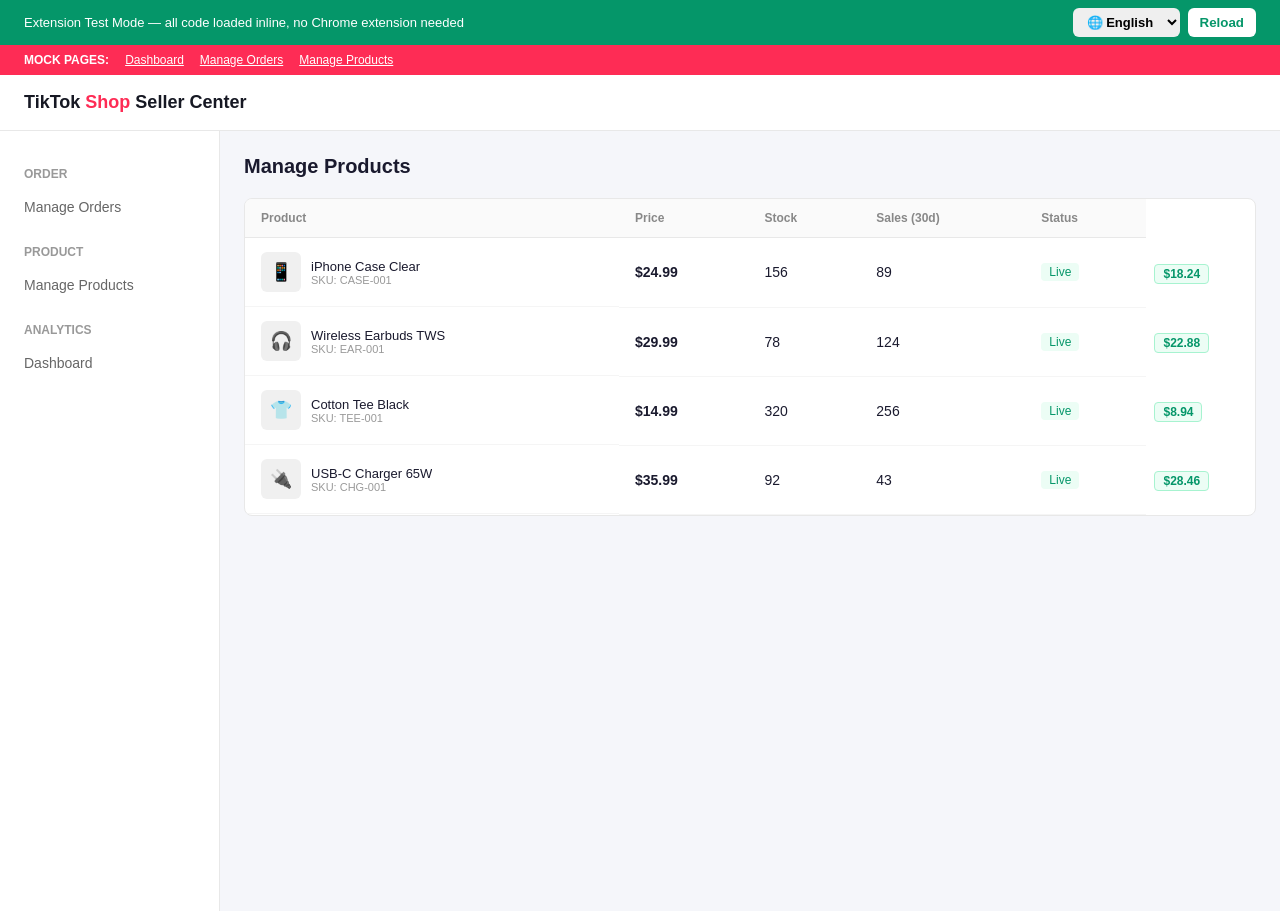
<file: test/test-standalone.html>
<!DOCTYPE html>
<html lang="en">
<head>
  <meta charset="UTF-8">
  <meta name="viewport" content="width=device-width, initial-scale=1.0">
  <title>TikTok Seller Pro - Test</title>
  <style>
    * { margin: 0; padding: 0; box-sizing: border-box; }
    body { font-family: -apple-system, BlinkMacSystemFont, 'Segoe UI', Roboto, sans-serif; background: #f5f6fa; color: #1a1a2e; }

    /* Test Banner */
    .test-banner { background: #059669; color: #fff; padding: 8px 24px; font-size: 13px; display: flex; justify-content: space-between; align-items: center; }
    .test-banner button { background: #fff; color: #059669; border: none; padding: 6px 12px; border-radius: 6px; cursor: pointer; font-weight: 600; }

    /* Mock Nav */
    .mock-nav { background: #fe2c55; color: #fff; padding: 8px 24px; font-size: 12px; display: flex; gap: 16px; align-items: center; }
    .mock-nav a { color: #fff; text-decoration: underline; cursor: pointer; }
    .mock-nav .label { font-weight: 600; }

    /* Top Nav */
    .top-nav { background: #fff; height: 56px; display: flex; align-items: center; padding: 0 24px; border-bottom: 1px solid #e8e8e8; }
    .top-nav .logo { font-size: 18px; font-weight: 700; color: #161823; }
    .top-nav .logo span { color: #fe2c55; }

    /* Layout */
    .layout { display: flex; min-height: calc(100vh - 120px); }
    .sidebar { width: 220px; background: #fff; border-right: 1px solid #e8e8e8; padding: 16px 0; }
    .sidebar a { display: block; padding: 10px 24px; color: #666; text-decoration: none; font-size: 14px; }
    .sidebar a:hover { background: #f5f6fa; }
    .sidebar a.active { color: #161823; font-weight: 600; background: #f0f1f5; }
    .sidebar .section-title { padding: 8px 24px; font-size: 12px; color: #999; font-weight: 600; text-transform: uppercase; margin-top: 12px; }

    .main-content { flex: 1; padding: 24px; }
    .page-title { font-size: 20px; font-weight: 600; margin-bottom: 20px; }

    /* Dashboard */
    .dashboard-metrics { display: grid; grid-template-columns: repeat(4, 1fr); gap: 16px; margin-bottom: 24px; }
    .metric-card { background: #fff; border-radius: 8px; padding: 20px; border: 1px solid #e8e8e8; }
    .metric-card .label { font-size: 13px; color: #888; margin-bottom: 8px; }
    .metric-card .value { font-size: 28px; font-weight: 700; }
    .metric-card .change { font-size: 12px; color: #059669; margin-top: 4px; }

    /* Table */
    .order-table-container { background: #fff; border-radius: 8px; border: 1px solid #e8e8e8; overflow: hidden; }
    .table-header { display: flex; justify-content: space-between; align-items: center; padding: 16px 20px; border-bottom: 1px solid #e8e8e8; }
    .table-header h3 { font-size: 16px; font-weight: 600; }
    table { width: 100%; border-collapse: collapse; }
    th { text-align: left; padding: 12px 16px; font-size: 12px; font-weight: 600; color: #888; background: #fafafa; border-bottom: 1px solid #e8e8e8; }
    td { padding: 14px 16px; font-size: 14px; border-bottom: 1px solid #f5f5f5; }
    tr:hover { background: #fafbfc; }

    .status-badge { display: inline-block; padding: 2px 8px; border-radius: 4px; font-size: 12px; font-weight: 500; }
    .status-completed { background: #ecfdf5; color: #059669; }
    .status-shipping { background: #eff6ff; color: #2563eb; }
    .status-pending { background: #fefce8; color: #ca8a04; }
    .status-cancelled { background: #fef2f2; color: #dc2626; }

    .product-cell { display: flex; align-items: center; gap: 10px; }
    .product-img { width: 40px; height: 40px; border-radius: 6px; background: #f0f0f0; display: flex; align-items: center; justify-content: center; font-size: 18px; }
    .product-name { font-size: 13px; max-width: 200px; overflow: hidden; text-overflow: ellipsis; white-space: nowrap; }
    .product-sku { font-size: 11px; color: #999; }
    .order-amount, .price { font-weight: 600; font-variant-numeric: tabular-nums; }

    .page-tabs { display: flex; gap: 0; margin-bottom: 20px; border-bottom: 1px solid #e8e8e8; }
    .page-tabs button { padding: 10px 20px; border: none; background: none; font-size: 14px; color: #888; cursor: pointer; border-bottom: 2px solid transparent; }
    .page-tabs button.active { color: #161823; font-weight: 600; border-bottom-color: #161823; }

    .page-section { display: none; }
    .page-section.active { display: block; }

    /* ===== Extension Injected Styles (copied from content/styles.css) ===== */
    .tsp-profit-badge { display: inline-flex; align-items: center; padding: 2px 8px; margin-left: 8px; border-radius: 4px; font-size: 12px; font-weight: 600; cursor: pointer; transition: opacity 0.2s; vertical-align: middle; }
    .tsp-profit-badge:hover { opacity: 0.8; }
    .tsp-profit-positive { background-color: #ecfdf5; color: #059669; border: 1px solid #a7f3d0; }
    .tsp-profit-negative { background-color: #fef2f2; color: #dc2626; border: 1px solid #fecaca; }

    .tsp-dashboard-bar { background: linear-gradient(135deg, #1a1a2e 0%, #16213e 100%); color: #fff; padding: 16px 24px; border-radius: 12px; margin-bottom: 20px; box-shadow: 0 4px 12px rgba(0,0,0,0.15); }
    .tsp-dashboard-title { font-size: 14px; font-weight: 600; margin-bottom: 12px; opacity: 0.9; }
    .tsp-dashboard-metrics { display: flex; gap: 32px; }
    .tsp-metric { flex: 1; }
    .tsp-metric-label { font-size: 12px; opacity: 0.7; margin-bottom: 4px; }
    .tsp-metric-value { font-size: 24px; font-weight: 700; }
    .tsp-metric-value.tsp-profit-positive { background: none; border: none; color: #34d399; padding: 0; }
    .tsp-metric-value.tsp-profit-negative { background: none; border: none; color: #f87171; padding: 0; }
    .tsp-metric-sub { font-size: 11px; opacity: 0.6; margin-top: 2px; }

    .tsp-modal-overlay { position: fixed; top: 0; left: 0; right: 0; bottom: 0; background: rgba(0,0,0,0.5); display: flex; align-items: center; justify-content: center; z-index: 999999; }
    .tsp-modal { background: #fff; border-radius: 12px; width: 380px; max-width: 90vw; box-shadow: 0 20px 60px rgba(0,0,0,0.3); overflow: hidden; }
    .tsp-modal-header { display: flex; justify-content: space-between; align-items: center; padding: 16px 20px; border-bottom: 1px solid #f0f0f0; }
    .tsp-modal-title { font-size: 16px; font-weight: 600; color: #1a1a1a; }
    .tsp-modal-close { font-size: 20px; cursor: pointer; color: #999; padding: 0 4px; }
    .tsp-modal-close:hover { color: #333; }
    .tsp-modal-body { padding: 16px 20px; }
    .tsp-fee-row { display: flex; justify-content: space-between; align-items: center; padding: 8px 0; font-size: 14px; color: #333; }
    .tsp-fee-row.tsp-fee-deduct { color: #888; }
    .tsp-fee-row.tsp-fee-deduct .tsp-fee-value { color: #dc2626; }
    .tsp-fee-row.tsp-fee-total { border-top: 2px solid #e5e5e5; margin-top: 8px; padding-top: 12px; }
    .tsp-fee-row.tsp-fee-total.tsp-profit-positive { background:none; border-left:none; border-right:none; border-bottom:none; }
    .tsp-fee-row.tsp-fee-total.tsp-profit-positive .tsp-fee-value { color: #059669; }
    .tsp-fee-row.tsp-fee-total.tsp-profit-negative { background:none; border-left:none; border-right:none; border-bottom:none; }
    .tsp-fee-row.tsp-fee-total.tsp-profit-negative .tsp-fee-value { color: #dc2626; }
    .tsp-fee-value { font-weight: 500; font-variant-numeric: tabular-nums; }
  </style>
</head>
<body>

  <div class="test-banner">
    <span>Extension Test Mode — all code loaded inline, no Chrome extension needed</span>
    <div style="display:flex;gap:8px;">
      <select id="lang-switcher" onchange="switchLanguage(this.value)" style="padding:6px 10px;border:none;border-radius:6px;font-size:13px;font-weight:600;cursor:pointer;">
        <option value="en">🌐 English</option>
        <option value="zh_CN">🌐 中文</option>
      </select>
      <button onclick="location.reload()">Reload</button>
    </div>
  </div>

  <div class="mock-nav">
    <span class="label">MOCK PAGES:</span>
    <a onclick="showPage('homepage')">Dashboard</a>
    <a onclick="showPage('order')">Orders</a>
    <a onclick="showPage('product')">Products</a>
  </div>

  <div class="top-nav">
    <div class="logo">TikTok <span>Shop</span> Seller Center</div>
  </div>

  <div class="layout">
    <div class="sidebar">
      <div class="section-title">Order</div>
      <a href="#" onclick="showPage('order')">Manage Orders</a>
      <div class="section-title">Product</div>
      <a href="#" onclick="showPage('product')">Manage Products</a>
      <div class="section-title">Analytics</div>
      <a href="#" onclick="showPage('homepage')">Dashboard</a>
    </div>

    <main class="main-content">

      <!-- DASHBOARD -->
      <div id="page-homepage" class="page-section active">
        <h2 class="page-title">Dashboard</h2>
        <div class="dashboard-metrics">
          <div class="metric-card"><div class="label">Revenue (Today)</div><div class="value">$1,284.50</div><div class="change">+12.3%</div></div>
          <div class="metric-card"><div class="label">Orders (Today)</div><div class="value">23</div><div class="change">+5</div></div>
          <div class="metric-card"><div class="label">Visitors</div><div class="value">1,892</div><div class="change">-3.2%</div></div>
          <div class="metric-card"><div class="label">Conversion</div><div class="value">1.22%</div><div class="change">+0.1%</div></div>
        </div>
      </div>

      <!-- ORDERS -->
      <div id="page-order" class="page-section">
        <h2 class="page-title">Manage Orders</h2>
        <div class="page-tabs"><button class="active">All Orders</button><button>To Ship</button><button>Completed</button><button>Cancelled</button></div>
        <div class="order-table-container">
          <table>
            <thead><tr><th>Order ID</th><th>Product</th><th>Qty</th><th>Order Amount</th><th>Status</th><th>Created</th></tr></thead>
            <tbody>
              <tr class="order-item"><td class="order-id">TS001</td><td class="product-cell"><div class="product-img">📱</div><div><div class="product-name">iPhone Case Clear</div><div class="product-sku">SKU: CASE-001</div></div></td><td>2</td><td class="order-amount price total">$49.98</td><td><span class="status-badge status-completed">Completed</span></td><td>2026-04-04</td></tr>
              <tr class="order-item"><td class="order-id">TS002</td><td class="product-cell"><div class="product-img">🎧</div><div><div class="product-name">Wireless Earbuds TWS</div><div class="product-sku">SKU: EAR-001</div></div></td><td>1</td><td class="order-amount price total">$29.99</td><td><span class="status-badge status-shipping">Shipping</span></td><td>2026-04-04</td></tr>
              <tr class="order-item"><td class="order-id">TS003</td><td class="product-cell"><div class="product-img">👕</div><div><div class="product-name">Cotton Tee Black</div><div class="product-sku">SKU: TEE-001</div></div></td><td>3</td><td class="order-amount price total">$44.97</td><td><span class="status-badge status-completed">Completed</span></td><td>2026-04-04</td></tr>
              <tr class="order-item"><td class="order-id">TS004</td><td class="product-cell"><div class="product-img">💄</div><div><div class="product-name">Lipstick Set 6 Colors</div><div class="product-sku">SKU: LIP-001</div></div></td><td>1</td><td class="order-amount price total">$18.99</td><td><span class="status-badge status-pending">Pending</span></td><td>2026-04-04</td></tr>
              <tr class="order-item"><td class="order-id">TS005</td><td class="product-cell"><div class="product-img">🔌</div><div><div class="product-name">USB-C Charger 65W</div><div class="product-sku">SKU: CHG-001</div></div></td><td>1</td><td class="order-amount price total">$35.99</td><td><span class="status-badge status-completed">Completed</span></td><td>2026-04-04</td></tr>
              <tr class="order-item"><td class="order-id">TS006</td><td class="product-cell"><div class="product-img">🧴</div><div><div class="product-name">Vitamin C Serum</div><div class="product-sku">SKU: SKIN-001</div></div></td><td>2</td><td class="order-amount price total">$25.98</td><td><span class="status-badge status-shipping">Shipping</span></td><td>2026-04-04</td></tr>
            </tbody>
          </table>
        </div>
      </div>

      <!-- PRODUCTS -->
      <div id="page-product" class="page-section">
        <h2 class="page-title">Manage Products</h2>
        <div class="order-table-container">
          <table>
            <thead><tr><th>Product</th><th>Price</th><th>Stock</th><th>Sales (30d)</th><th>Status</th></tr></thead>
            <tbody>
              <tr class="product-item"><td class="product-cell"><div class="product-img">📱</div><div><div class="product-name">iPhone Case Clear</div><div class="product-sku">SKU: CASE-001</div></div></td><td class="price amount">$24.99</td><td>156</td><td>89</td><td><span class="status-badge status-completed">Live</span></td></tr>
              <tr class="product-item"><td class="product-cell"><div class="product-img">🎧</div><div><div class="product-name">Wireless Earbuds TWS</div><div class="product-sku">SKU: EAR-001</div></div></td><td class="price amount">$29.99</td><td>78</td><td>124</td><td><span class="status-badge status-completed">Live</span></td></tr>
              <tr class="product-item"><td class="product-cell"><div class="product-img">👕</div><div><div class="product-name">Cotton Tee Black</div><div class="product-sku">SKU: TEE-001</div></div></td><td class="price amount">$14.99</td><td>320</td><td>256</td><td><span class="status-badge status-completed">Live</span></td></tr>
              <tr class="product-item"><td class="product-cell"><div class="product-img">🔌</div><div><div class="product-name">USB-C Charger 65W</div><div class="product-sku">SKU: CHG-001</div></div></td><td class="price amount">$35.99</td><td>92</td><td>43</td><td><span class="status-badge status-completed">Live</span></td></tr>
            </tbody>
          </table>
        </div>
      </div>

    </main>
  </div>

<script>
// ===== i18n System =====
const I18N = {
  en: {
    // Extension UI
    profitSummaryTitle: 'TikTok Seller Pro - Profit Summary',
    today: 'Today', thisWeek: 'This Week', thisMonth: 'This Month',
    orders: 'orders', margin: 'margin',
    feeBreakdown: 'Fee Breakdown',
    orderTotal: 'Order Total',
    referralFee: 'Referral Fee',
    paymentProcessing: 'Payment Processing',
    cogs: 'COGS',
    netProfit: 'Net Profit',
    revenue: 'Revenue', fees: 'Fees', profit: 'Profit',
    // Mock page UI
    dashboard: 'Dashboard', manageOrders: 'Manage Orders', manageProducts: 'Manage Products',
    analytics: 'Analytics', order: 'Order', product: 'Product',
    revenueToday: 'Revenue (Today)', ordersToday: 'Orders (Today)',
    visitors: 'Visitors', conversion: 'Conversion',
    allOrders: 'All Orders', toShip: 'To Ship', completed: 'Completed', cancelled: 'Cancelled',
    orderId: 'Order ID', productCol: 'Product', qty: 'Qty', orderAmount: 'Order Amount',
    status: 'Status', created: 'Created',
    price: 'Price', stock: 'Stock', sales30d: 'Sales (30d)',
    statusCompleted: 'Completed', statusShipping: 'Shipping', statusPending: 'Pending',
    statusCancelled: 'Cancelled', statusLive: 'Live',
    mockPages: 'MOCK PAGES:',
    testBanner: 'Extension Test Mode — all code loaded inline, no Chrome extension needed'
  },
  zh_CN: {
    profitSummaryTitle: 'TikTok卖家助手 - 利润汇总',
    today: '今天', thisWeek: '本周', thisMonth: '本月',
    orders: '单', margin: '利润率',
    feeBreakdown: '费用明细',
    orderTotal: '订单金额',
    referralFee: '推荐费',
    paymentProcessing: '支付处理费',
    cogs: '商品成本',
    netProfit: '净利润',
    revenue: '收入', fees: '费用', profit: '利润',
    dashboard: '仪表盘', manageOrders: '订单管理', manageProducts: '产品管理',
    analytics: '数据分析', order: '订单', product: '产品',
    revenueToday: '今日收入', ordersToday: '今日订单',
    visitors: '访客数', conversion: '转化率',
    allOrders: '全部订单', toShip: '待发货', completed: '已完成', cancelled: '已取消',
    orderId: '订单号', productCol: '商品', qty: '数量', orderAmount: '订单金额',
    status: '状态', created: '创建时间',
    price: '价格', stock: '库存', sales30d: '30天销量',
    statusCompleted: '已完成', statusShipping: '运输中', statusPending: '待处理',
    statusCancelled: '已取消', statusLive: '在售',
    mockPages: '测试页面:',
    testBanner: '插件测试模式 — 所有代码内联加载，无需安装Chrome扩展'
  }
};

let currentLang = 'en';

function t(key) {
  return (I18N[currentLang] && I18N[currentLang][key]) || I18N.en[key] || key;
}

function switchLanguage(lang) {
  currentLang = lang;
  // Remove existing extension elements so they re-render
  document.querySelectorAll('.tsp-profit-badge, .tsp-dashboard-bar, .tsp-modal-overlay').forEach(el => el.remove());
  window.__tiktokSellerProLoaded = false;
  updatePageText();
  // Re-run extension injection
  runExtension();
}

function updatePageText() {
  // Test banner
  document.querySelector('.test-banner span').textContent = t('testBanner');
  document.querySelector('.mock-nav .label').textContent = t('mockPages');
  document.querySelectorAll('.mock-nav a')[0].textContent = t('dashboard');
  document.querySelectorAll('.mock-nav a')[1].textContent = t('manageOrders');
  document.querySelectorAll('.mock-nav a')[2].textContent = t('manageProducts');

  // Sidebar
  const sectionTitles = document.querySelectorAll('.sidebar .section-title');
  sectionTitles[0].textContent = t('order');
  sectionTitles[1].textContent = t('product');
  sectionTitles[2].textContent = t('analytics');
  const sidebarLinks = document.querySelectorAll('.sidebar a');
  sidebarLinks[0].textContent = t('manageOrders');
  sidebarLinks[1].textContent = t('manageProducts');
  sidebarLinks[2].textContent = t('dashboard');

  // Dashboard
  document.querySelector('#page-homepage .page-title').textContent = t('dashboard');
  const metricLabels = document.querySelectorAll('.metric-card .label');
  metricLabels[0].textContent = t('revenueToday');
  metricLabels[1].textContent = t('ordersToday');
  metricLabels[2].textContent = t('visitors');
  metricLabels[3].textContent = t('conversion');

  // Orders page
  document.querySelector('#page-order .page-title').textContent = t('manageOrders');
  const tabs = document.querySelectorAll('.page-tabs button');
  tabs[0].textContent = t('allOrders');
  tabs[1].textContent = t('toShip');
  tabs[2].textContent = t('completed');
  tabs[3].textContent = t('cancelled');
  const orderTh = document.querySelectorAll('#page-order th');
  orderTh[0].textContent = t('orderId');
  orderTh[1].textContent = t('productCol');
  orderTh[2].textContent = t('qty');
  orderTh[3].textContent = t('orderAmount');
  orderTh[4].textContent = t('status');
  orderTh[5].textContent = t('created');

  // Products page
  document.querySelector('#page-product .page-title').textContent = t('manageProducts');
  const prodTh = document.querySelectorAll('#page-product th');
  prodTh[0].textContent = t('productCol');
  prodTh[1].textContent = t('price');
  prodTh[2].textContent = t('stock');
  prodTh[3].textContent = t('sales30d');
  prodTh[4].textContent = t('status');

  // Status badges
  document.querySelectorAll('.status-completed').forEach(el => {
    if (el.closest('.product-item')) el.textContent = t('statusLive');
    else el.textContent = t('statusCompleted');
  });
  document.querySelectorAll('.status-shipping').forEach(el => el.textContent = t('statusShipping'));
  document.querySelectorAll('.status-pending').forEach(el => el.textContent = t('statusPending'));
  document.querySelectorAll('.status-cancelled').forEach(el => el.textContent = t('statusCancelled'));
}

// ===== Mock Navigation =====
function showPage(page) {
  document.querySelectorAll('.page-section').forEach(el => el.classList.remove('active'));
  const target = document.getElementById('page-' + page);
  if (target) target.classList.add('active');
}

// ===== Mock Chrome API =====
window.chrome = {
  runtime: {
    sendMessage: function(msg) {
      return new Promise(resolve => {
        switch(msg.type) {
          case 'GET_SETTINGS':
            resolve({ region: 'US', isNewSeller: false, defaultCogs: 5, cogsMap: {}, showProfitOverlay: true, showDashboardSummary: true });
            break;
          case 'GET_PROFIT_SUMMARY':
            if (msg.period === 'today') resolve({ totalRevenue: 205.90, totalProfit: 137.22, totalFees: 23.68, orderCount: 6, profitMargin: '66.6' });
            else if (msg.period === 'week') resolve({ totalRevenue: 1284.50, totalProfit: 856.33, totalFees: 148.17, orderCount: 38, profitMargin: '66.7' });
            else resolve({ totalRevenue: 4850.00, totalProfit: 3233.50, totalFees: 559.36, orderCount: 142, profitMargin: '66.7' });
            break;
          default:
            resolve({});
        }
      });
    }
  }
};

// ===== Inline inject.js (simplified for test) =====
async function runExtension() {
  'use strict';

  if (window.__tiktokSellerProLoaded) return;
  window.__tiktokSellerProLoaded = true;

  console.log('[TikTok Seller Pro] Test mode loaded (' + currentLang + ')');

  let settings = await chrome.runtime.sendMessage({ type: 'GET_SETTINGS' });

  const FEE_RATES = {
    US: { referralRate: 0.06, referralRateNew: 0.03, paymentFeeRate: 0.0102 },
    UK: { referralRate: 0.09, referralRateNew: 0.045, paymentFeeRate: 0.012 },
    EU: { referralRate: 0.09, referralRateNew: 0.045, paymentFeeRate: 0.012 }
  };

  function calcProfit(orderTotal, cogs, region, isNew) {
    const rates = FEE_RATES[region || 'US'] || FEE_RATES.US;
    const refRate = isNew ? rates.referralRateNew : rates.referralRate;
    const referralFee = +(orderTotal * refRate).toFixed(2);
    const paymentFee = +(orderTotal * rates.paymentFeeRate).toFixed(2);
    const totalFees = +(referralFee + paymentFee).toFixed(2);
    const netProfit = +(orderTotal - totalFees - cogs).toFixed(2);
    const margin = orderTotal > 0 ? +((netProfit / orderTotal) * 100).toFixed(1) : 0;
    return { orderTotal, referralFee, paymentFee, totalFees, cogs, netProfit, margin, isProfitable: netProfit > 0 };
  }

  function parsePrice(str) {
    if (!str) return 0;
    return parseFloat(str.replace(/[^0-9.,-]/g, '').replace(',', '')) || 0;
  }

  function formatMoney(amount) {
    const sign = amount < 0 ? '-' : '';
    return sign + '$' + Math.abs(amount).toFixed(2);
  }

  function createProfitBadge(data) {
    const badge = document.createElement('span');
    badge.className = 'tsp-profit-badge ' + (data.isProfitable ? 'tsp-profit-positive' : 'tsp-profit-negative');
    badge.textContent = formatMoney(data.netProfit);
    badge.title = `${t('revenue')}: ${formatMoney(data.orderTotal)}\n${t('fees')}: -${formatMoney(data.totalFees)}\n${t('cogs')}: -${formatMoney(data.cogs)}\n${t('profit')}: ${formatMoney(data.netProfit)} (${data.margin}%)`;
    badge.style.cursor = 'pointer';
    badge.addEventListener('click', function(e) {
      e.stopPropagation();
      showModal(data);
    });
    return badge;
  }

  function showModal(data) {
    let overlay = document.querySelector('.tsp-modal-overlay');
    if (overlay) overlay.remove();
    overlay = document.createElement('div');
    overlay.className = 'tsp-modal-overlay';
    overlay.innerHTML = `
      <div class="tsp-modal">
        <div class="tsp-modal-header">
          <span class="tsp-modal-title">${t('feeBreakdown')}</span>
          <span class="tsp-modal-close">&times;</span>
        </div>
        <div class="tsp-modal-body">
          <div class="tsp-fee-row"><span>${t('orderTotal')}</span><span class="tsp-fee-value">${formatMoney(data.orderTotal)}</span></div>
          <div class="tsp-fee-row tsp-fee-deduct"><span>${t('referralFee')} (${((data.referralFee/data.orderTotal)*100).toFixed(1)}%)</span><span class="tsp-fee-value">-${formatMoney(data.referralFee)}</span></div>
          <div class="tsp-fee-row tsp-fee-deduct"><span>${t('paymentProcessing')}</span><span class="tsp-fee-value">-${formatMoney(data.paymentFee)}</span></div>
          <div class="tsp-fee-row tsp-fee-deduct"><span>${t('cogs')}</span><span class="tsp-fee-value">-${formatMoney(data.cogs)}</span></div>
          <div class="tsp-fee-row tsp-fee-total ${data.isProfitable ? 'tsp-profit-positive' : 'tsp-profit-negative'}">
            <span><strong>${t('netProfit')}</strong></span>
            <span class="tsp-fee-value"><strong>${formatMoney(data.netProfit)}</strong> (${data.margin}%)</span>
          </div>
        </div>
      </div>`;
    document.body.appendChild(overlay);
    overlay.addEventListener('click', function(e) { if (e.target === overlay) overlay.remove(); });
    overlay.querySelector('.tsp-modal-close').addEventListener('click', function() { overlay.remove(); });
  }

  // Process order rows
  function processOrders() {
    document.querySelectorAll('.order-item').forEach(function(row) {
      if (row.querySelector('.tsp-profit-badge')) return;
      const priceEl = row.querySelector('.order-amount, .price');
      if (!priceEl) return;
      const total = parsePrice(priceEl.textContent);
      if (total <= 0) return;
      const profit = calcProfit(total, settings.defaultCogs || 5, settings.region, settings.isNewSeller);
      priceEl.parentElement.appendChild(createProfitBadge(profit));
    });
  }

  // Process product rows
  function processProducts() {
    document.querySelectorAll('.product-item').forEach(function(row) {
      if (row.querySelector('.tsp-profit-badge')) return;
      const priceEl = row.querySelector('.price');
      if (!priceEl) return;
      const price = parsePrice(priceEl.textContent);
      if (price <= 0) return;
      const profit = calcProfit(price, settings.defaultCogs || 5, settings.region, settings.isNewSeller);
      priceEl.parentElement.appendChild(createProfitBadge(profit));
    });
  }

  // Add dashboard summary
  async function processDashboard() {
    if (document.querySelector('.tsp-dashboard-bar')) return;
    const todayData = await chrome.runtime.sendMessage({ type: 'GET_PROFIT_SUMMARY', period: 'today' });
    const week = await chrome.runtime.sendMessage({ type: 'GET_PROFIT_SUMMARY', period: 'week' });
    const month = await chrome.runtime.sendMessage({ type: 'GET_PROFIT_SUMMARY', period: 'month' });
    const bar = document.createElement('div');
    bar.className = 'tsp-dashboard-bar';
    bar.innerHTML = `
      <div class="tsp-dashboard-title">${t('profitSummaryTitle')}</div>
      <div class="tsp-dashboard-metrics">
        <div class="tsp-metric"><div class="tsp-metric-label">${t('today')}</div><div class="tsp-metric-value tsp-profit-positive">${formatMoney(todayData.totalProfit)}</div><div class="tsp-metric-sub">${todayData.orderCount} ${t('orders')} | ${todayData.profitMargin}% ${t('margin')}</div></div>
        <div class="tsp-metric"><div class="tsp-metric-label">${t('thisWeek')}</div><div class="tsp-metric-value tsp-profit-positive">${formatMoney(week.totalProfit)}</div><div class="tsp-metric-sub">${week.orderCount} ${t('orders')} | ${week.profitMargin}% ${t('margin')}</div></div>
        <div class="tsp-metric"><div class="tsp-metric-label">${t('thisMonth')}</div><div class="tsp-metric-value tsp-profit-positive">${formatMoney(month.totalProfit)}</div><div class="tsp-metric-sub">${month.orderCount} ${t('orders')} | ${month.profitMargin}% ${t('margin')}</div></div>
      </div>`;
    const dashboard = document.getElementById('page-homepage');
    dashboard.insertBefore(bar, dashboard.querySelector('.dashboard-metrics'));
  }

  // Initial processing
  processOrders();
  processProducts();
  processDashboard();

  // Re-process when switching pages
  const origShowPage = window.showPage;
  window.showPage = function(page) {
    origShowPage(page);
    setTimeout(function() {
      processOrders();
      processProducts();
      if (page === 'homepage') processDashboard();
    }, 100);
  };

  console.log('[TikTok Seller Pro] All modules processed');
}

// Initial run
runExtension();

// ===== Automated Test Suite =====
setTimeout(function() {
  const results = [];
  function assert(name, condition) {
    results.push({ name, pass: !!condition });
  }

  // Test 1: Dashboard profit summary bar loaded
  assert('Dashboard: Profit summary bar exists', document.querySelector('.tsp-dashboard-bar'));

  // Test 2: Dashboard shows correct values
  const dashValues = document.querySelectorAll('.tsp-metric-value');
  assert('Dashboard: Shows 3 metric values', dashValues.length >= 3);
  assert('Dashboard: Today profit = $137.22', dashValues[0]?.textContent.includes('137.22'));

  // Test 3: Switch to Orders and check badges
  showPage('order');
  setTimeout(function() {
    const orderBadges = document.querySelectorAll('#page-order .tsp-profit-badge');
    assert('Orders: Profit badges injected', orderBadges.length >= 1);
    assert('Orders: Badge count matches order rows (6)', orderBadges.length === 6);

    // Test 4: Verify profit calculation for first order ($49.98)
    // Referral: 49.98 * 0.06 = 3.00, Payment: 49.98 * 0.0102 = 0.51, COGS: 5
    // Net = 49.98 - 3.00 - 0.51 - 5 = 41.47
    const firstBadge = orderBadges[0];
    assert('Orders: First order profit = $41.47', firstBadge?.textContent.includes('41.47'));

    // Test 5: Badge is green (profitable)
    assert('Orders: Badge is green (positive)', firstBadge?.classList.contains('tsp-profit-positive'));

    // Test 6: Click badge to open modal
    if (firstBadge) firstBadge.click();
    setTimeout(function() {
      const modal = document.querySelector('.tsp-modal-overlay');
      assert('Modal: Fee breakdown opens on click', !!modal);
      assert('Modal: Shows order total', modal?.textContent.includes('49.98'));
      assert('Modal: Shows referral fee', modal?.textContent.includes('3.00'));
      assert('Modal: Shows net profit', modal?.textContent.includes('41.47'));

      // Close modal
      if (modal) modal.querySelector('.tsp-modal-close')?.click();
      assert('Modal: Closes on X click', !document.querySelector('.tsp-modal-overlay'));

      // Test 7: Switch to Products
      showPage('product');
      setTimeout(function() {
        const productBadges = document.querySelectorAll('#page-product .tsp-profit-badge');
        assert('Products: Profit badges injected', productBadges.length >= 1);
        assert('Products: Badge count matches product rows (4)', productBadges.length === 4);

        // Test 8: Language switch
        switchLanguage('zh_CN');
        setTimeout(function() {
          assert('i18n: Dashboard title in Chinese', document.querySelector('#page-homepage .page-title')?.textContent === '仪表盘');
          assert('i18n: Sidebar shows Chinese text', document.querySelector('.sidebar .section-title')?.textContent === '订单');
          const zhBar = document.querySelector('.tsp-dashboard-bar .tsp-dashboard-title');
          assert('i18n: Profit bar title in Chinese', zhBar?.textContent.includes('卖家助手'));

          // Switch back
          switchLanguage('en');
          setTimeout(function() {
            assert('i18n: Switch back to English works', document.querySelector('#page-homepage .page-title')?.textContent === 'Dashboard');

            // Render test results
            renderTestResults(results);
          }, 200);
        }, 200);
      }, 200);
    }, 100);
  }, 200);
}, 500);

function renderTestResults(results) {
  const passed = results.filter(r => r.pass).length;
  const failed = results.filter(r => !r.pass).length;
  const panel = document.createElement('div');
  panel.style.cssText = 'position:fixed;bottom:0;left:0;right:0;background:#1a1a2e;color:#fff;padding:16px 24px;font-size:13px;max-height:40vh;overflow-y:auto;z-index:999998;font-family:monospace;';
  panel.innerHTML = `
    <div style="display:flex;justify-content:space-between;align-items:center;margin-bottom:12px;">
      <strong>Test Results: ${passed}/${results.length} passed</strong>
      <span style="color:${failed > 0 ? '#f87171' : '#34d399'}">${failed > 0 ? failed + ' FAILED' : 'ALL PASSED'}</span>
    </div>
    ${results.map(r => `<div style="padding:2px 0;color:${r.pass ? '#34d399' : '#f87171'}">${r.pass ? '✓' : '✗'} ${r.name}</div>`).join('')}
  `;
  document.body.appendChild(panel);
  showPage('homepage'); // Return to dashboard view
  console.log(`[Test] ${passed}/${results.length} passed, ${failed} failed`);
}
</script>
</body>
</html>
</file>
